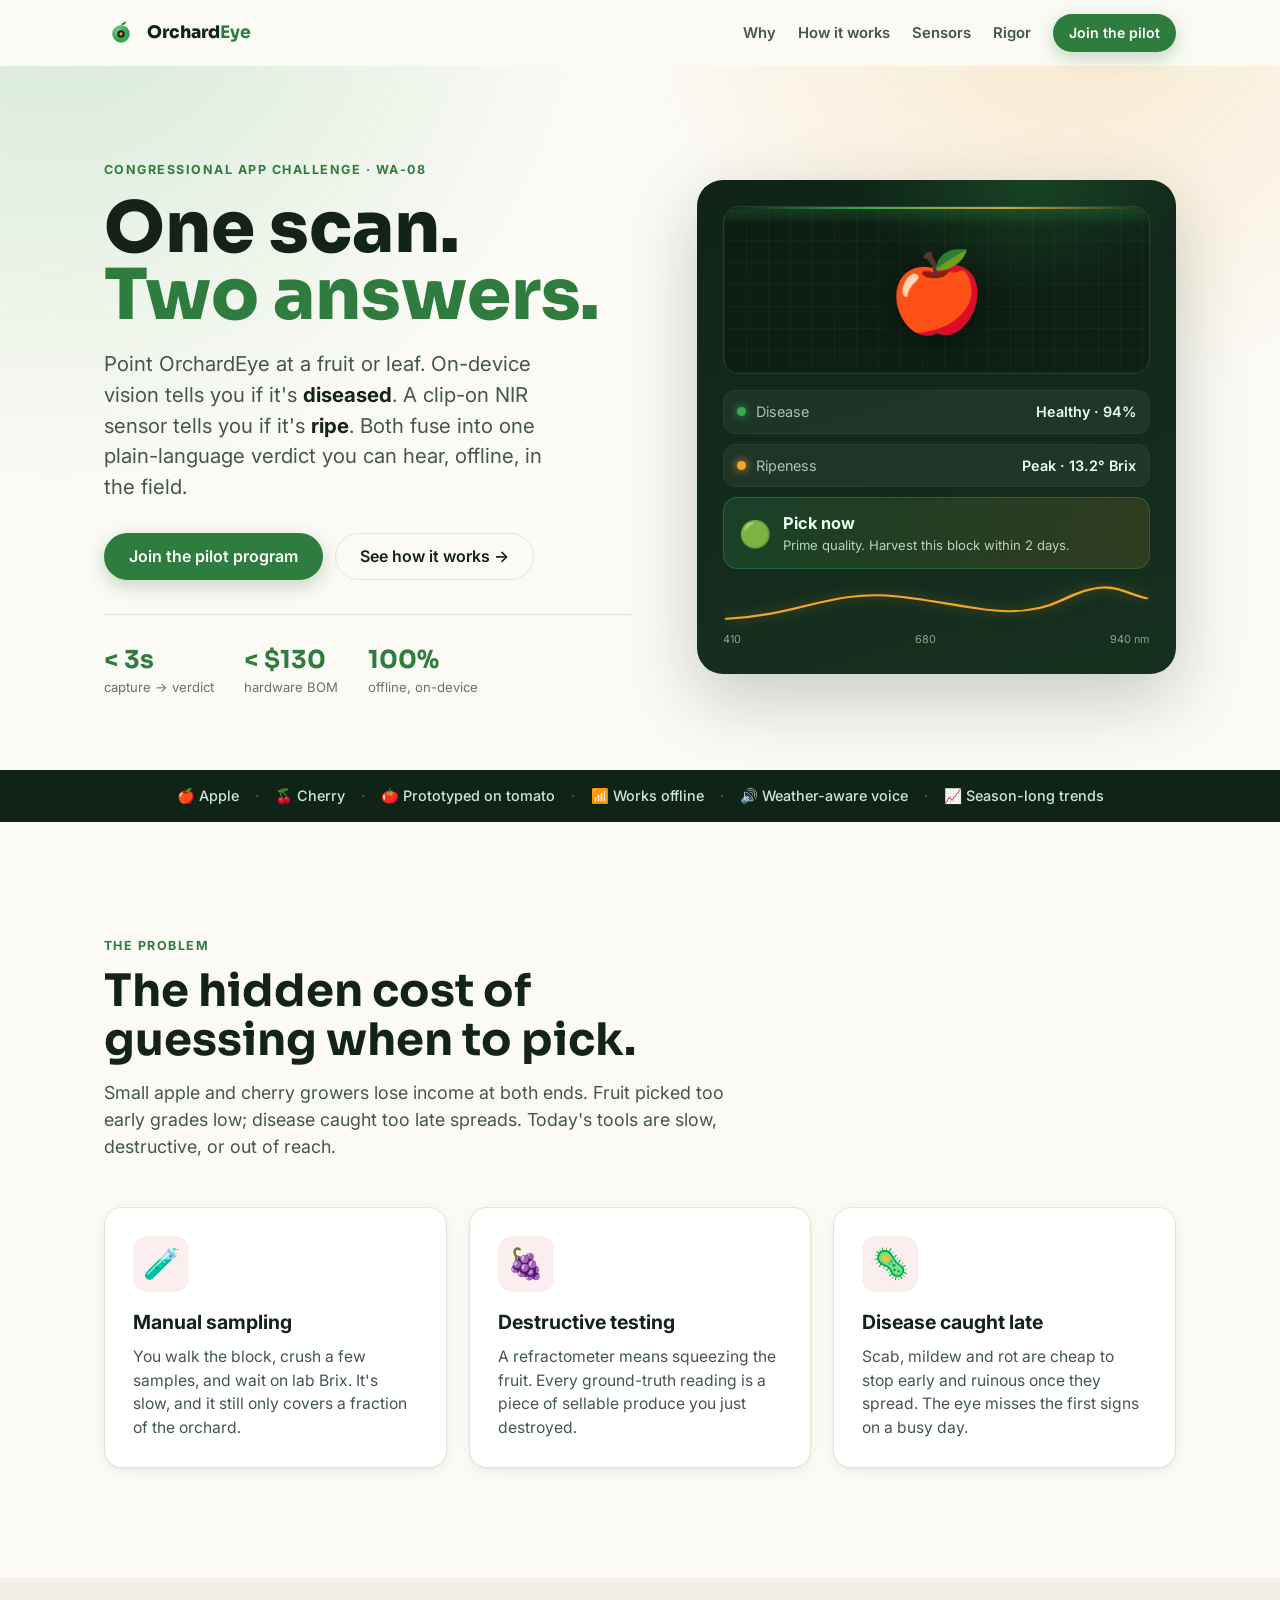
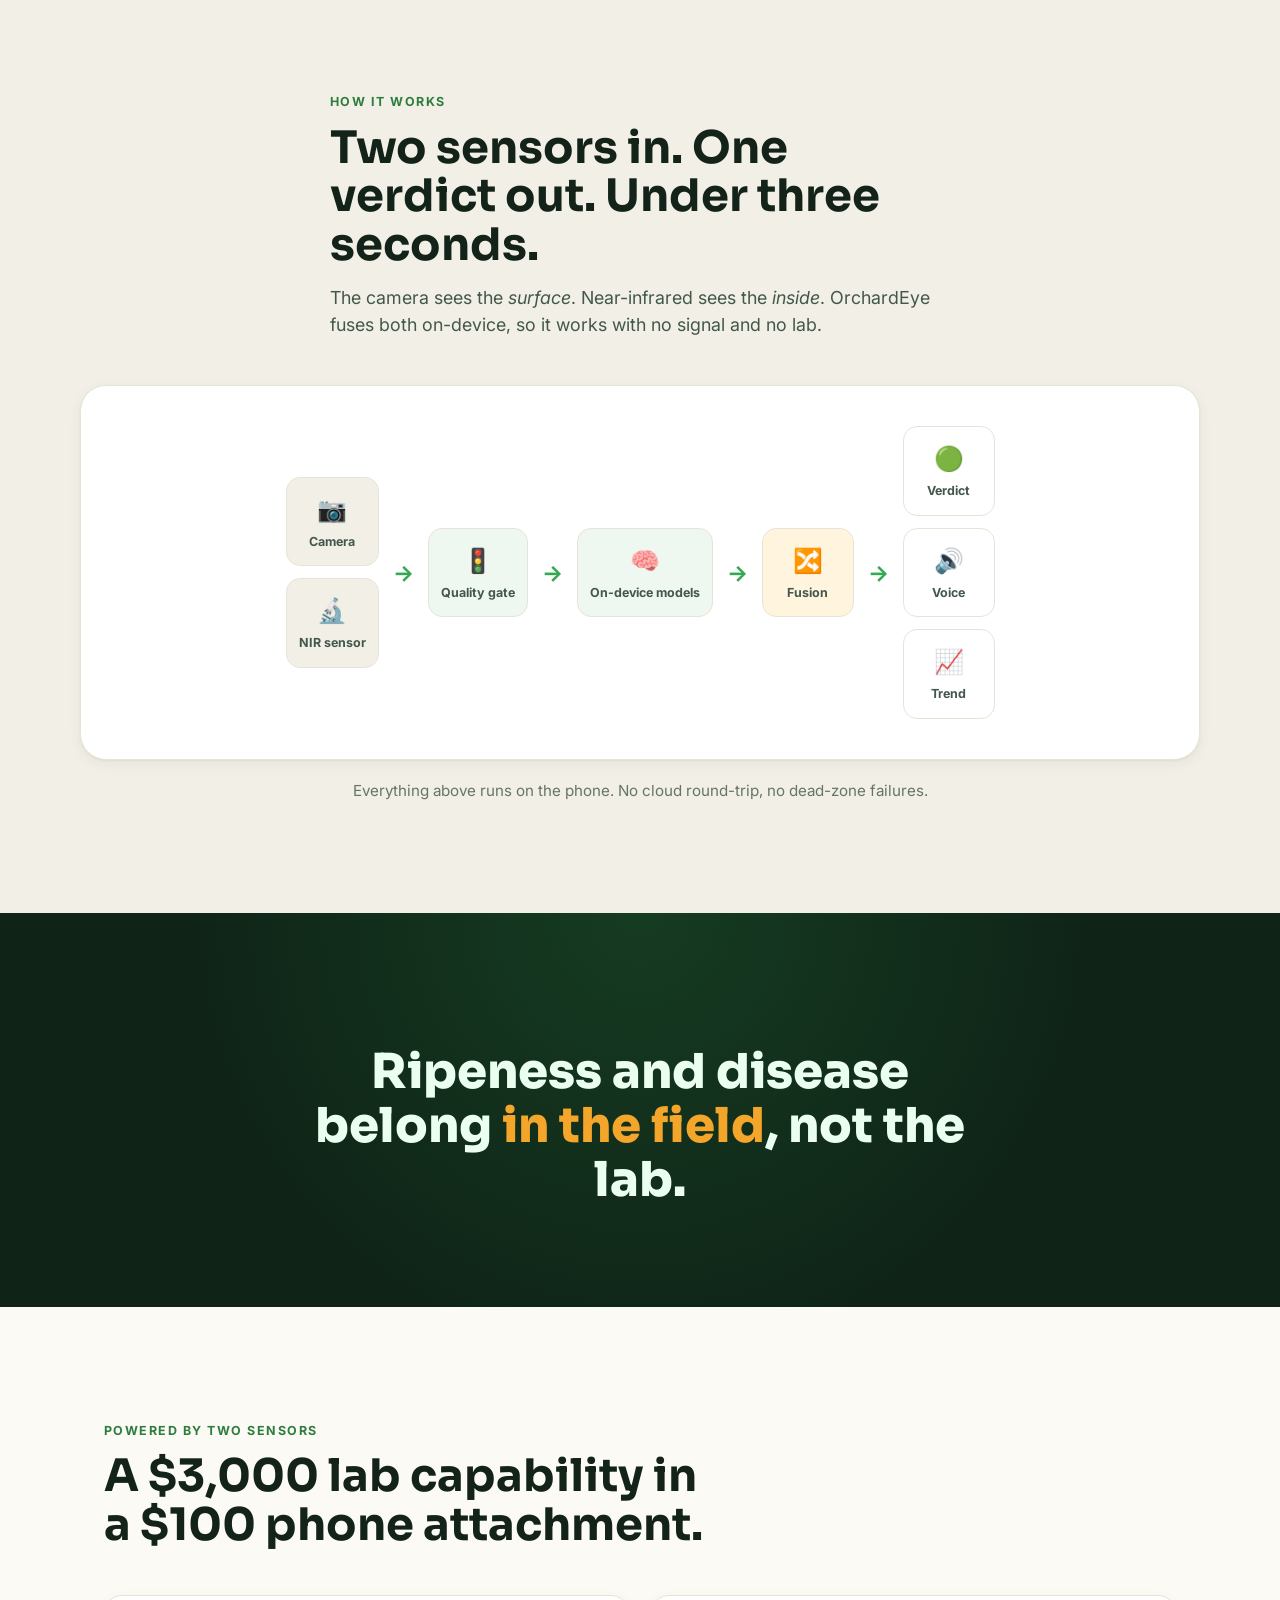
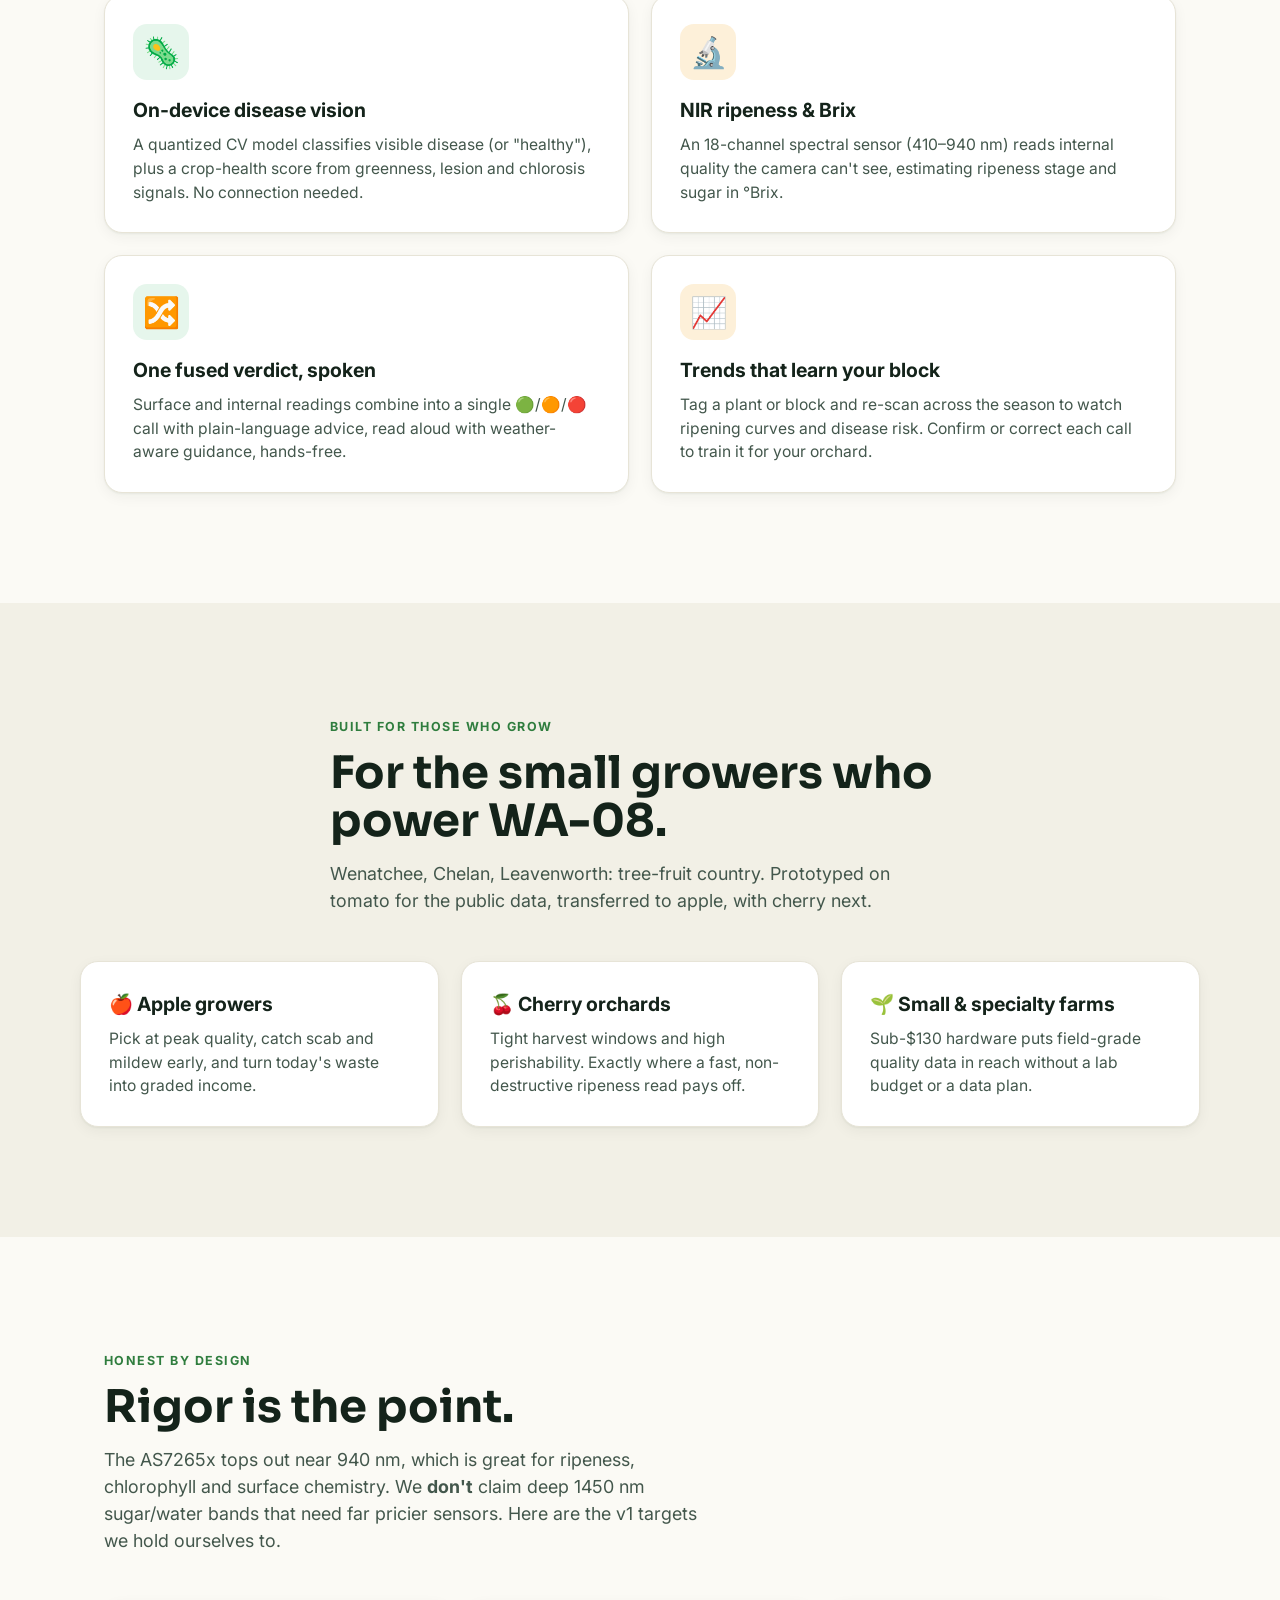
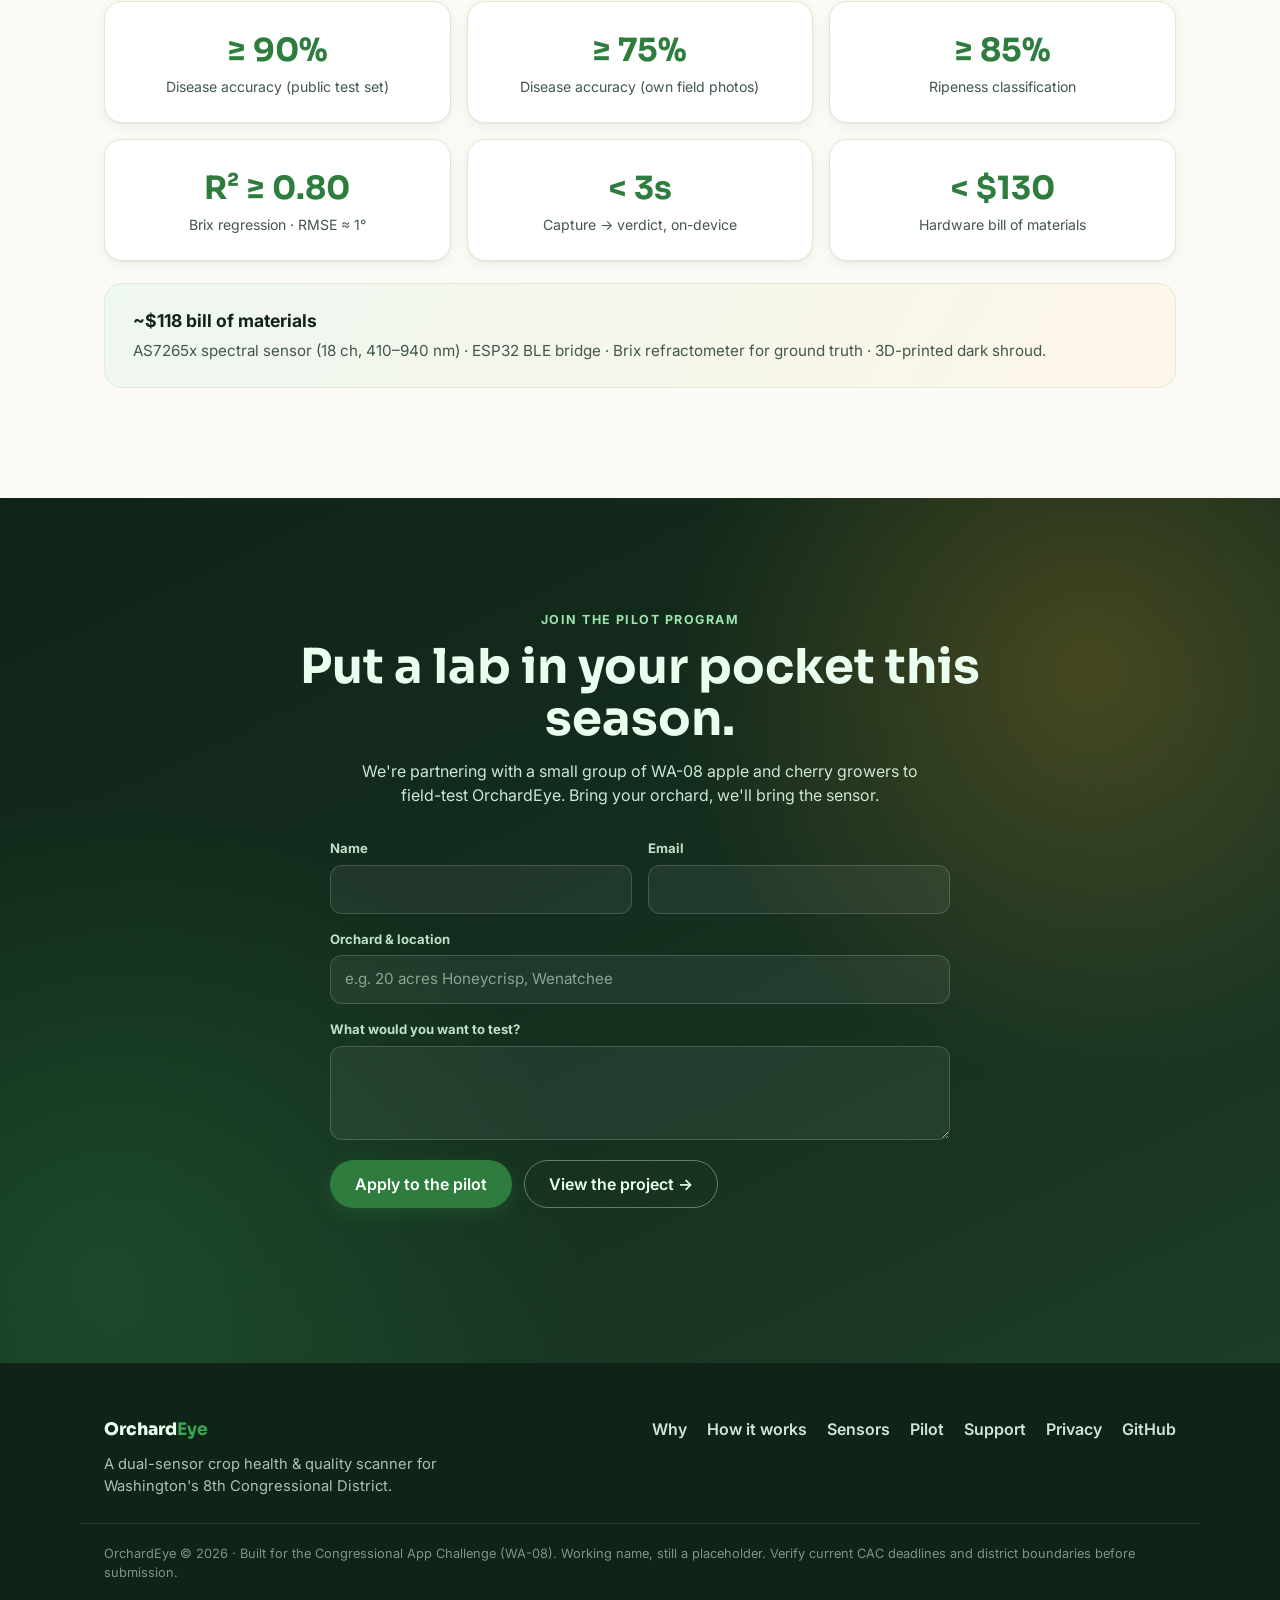
<file: web/index.html>
<!DOCTYPE html>
<html lang="en">
<head>
  <meta charset="UTF-8" />
  <meta name="viewport" content="width=device-width, initial-scale=1.0" />
  <title>OrchardEye: One scan. Two answers.</title>
  <meta name="description" content="OrchardEye is a dual-sensor crop scanner: on-device computer vision spots disease while a low-cost NIR sensor reads ripeness and Brix. Both fuse into one plain-language verdict, spoken aloud, offline, on sub-$130 hardware. Built for Washington's 8th District growers." />
  <meta name="theme-color" content="#0f2417" />

  <!-- Open Graph -->
  <meta property="og:type" content="website" />
  <meta property="og:title" content="OrchardEye: One scan. Two answers." />
  <meta property="og:description" content="A dual-sensor crop health & quality scanner. Disease + ripeness in one offline verdict, on sub-$130 hardware." />
  <meta property="og:image" content="og-image.svg" />

  <link rel="icon" href="favicon.svg" type="image/svg+xml" />
  <link rel="preconnect" href="https://fonts.googleapis.com" />
  <link rel="preconnect" href="https://fonts.gstatic.com" crossorigin />
  <link href="https://fonts.googleapis.com/css2?family=Sora:wght@400;500;600;700;800&family=Inter:wght@400;450;500;600&display=swap" rel="stylesheet" />
  <link rel="stylesheet" href="styles.css" />
  <!-- Set .js before paint so scroll-reveal only hides content when JS can reveal it. -->
  <script>document.documentElement.classList.add('js')</script>
</head>
<body>
  <!-- ───────────────────────── Nav ───────────────────────── -->
  <header class="nav" id="nav">
    <a class="nav__brand" href="#top" aria-label="OrchardEye home">
      <span class="mark" aria-hidden="true">
        <svg viewBox="0 0 32 32" width="28" height="28">
          <circle cx="16" cy="17" r="10" fill="var(--leaf)"/>
          <circle cx="16" cy="17" r="10" fill="url(#g)" opacity=".35"/>
          <path d="M16 7c1-3 4-4 6-4-1 3-3 4-6 4z" fill="var(--leaf-600)"/>
          <circle cx="16" cy="17" r="4.2" fill="#0f2417"/>
          <circle cx="16" cy="17" r="1.8" fill="var(--ripe)"/>
          <defs><radialGradient id="g" cx=".35" cy=".3"><stop offset="0" stop-color="#fff"/><stop offset="1" stop-color="#fff" stop-opacity="0"/></radialGradient></defs>
        </svg>
      </span>
      <span class="nav__name">Orchard<b>Eye</b></span>
    </a>
    <button class="nav__toggle" id="navToggle" aria-label="Open menu" aria-expanded="false" aria-controls="navmenu">
      <span></span><span></span><span></span>
    </button>
    <nav class="nav__links" id="navmenu" aria-label="Primary">
      <a href="#problem">Why</a>
      <a href="#how">How it works</a>
      <a href="#features">Sensors</a>
      <a href="#targets">Rigor</a>
    </nav>
    <a href="#pilot" class="btn btn--sm btn--solid nav__cta">Join the pilot</a>
  </header>

  <main id="top">
    <!-- ───────────────────────── Hero ───────────────────────── -->
    <section class="hero">
      <div class="hero__glow" aria-hidden="true"></div>
      <div class="hero__inner">
        <div class="hero__copy reveal">
          <span class="eyebrow">Congressional App Challenge · WA-08</span>
          <h1>One scan.<br /><span class="grad">Two answers.</span></h1>
          <p class="lede">
            Point OrchardEye at a fruit or leaf. On-device vision tells you if it's
            <b>diseased</b>. A clip-on NIR sensor tells you if it's <b>ripe</b>.
            Both fuse into one plain-language verdict you can hear, offline, in the field.
          </p>
          <div class="hero__cta">
            <a href="#pilot" class="btn btn--solid btn--lg">Join the pilot program</a>
            <a href="#how" class="btn btn--ghost btn--lg">See how it works →</a>
          </div>
          <ul class="hero__stats">
            <li><b>&lt; 3s</b><span>capture → verdict</span></li>
            <li><b>&lt; $130</b><span>hardware BOM</span></li>
            <li><b>100%</b><span>offline, on-device</span></li>
          </ul>
        </div>

        <!-- Animated scan visual -->
        <div class="hero__viz reveal" aria-hidden="true">
          <div class="scanner">
            <div class="scanner__fruit">🍎</div>
            <div class="scanner__beam"></div>
            <div class="scanner__grid"></div>
          </div>
          <div class="readout">
            <div class="readout__row readout__row--disease">
              <span class="dot dot--green"></span>
              <span class="readout__label">Disease</span>
              <span class="readout__val">Healthy · 94%</span>
            </div>
            <div class="readout__row readout__row--ripe">
              <span class="dot dot--amber"></span>
              <span class="readout__label">Ripeness</span>
              <span class="readout__val">Peak · 13.2° Brix</span>
            </div>
            <div class="readout__verdict">
              <span class="verdict__emoji">🟢</span>
              <div>
                <b>Pick now</b>
                <small>Prime quality. Harvest this block within 2 days.</small>
              </div>
            </div>
            <div class="spectrum" role="img" aria-label="NIR spectrum, 410 to 940 nanometers">
              <svg viewBox="0 0 220 56" preserveAspectRatio="none">
                <path class="spectrum__line" d="M2,44 C40,40 55,10 90,18 S150,50 175,22 205,14 218,20" fill="none"/>
              </svg>
              <div class="spectrum__axis"><span>410</span><span>680</span><span>940 nm</span></div>
            </div>
          </div>
        </div>
      </div>
    </section>

    <!-- ───────────────────────── Trust strip ───────────────────────── -->
    <section class="strip">
      <div class="strip__inner">
        <span>🍎 Apple</span><i>·</i><span>🍒 Cherry</span><i>·</i><span>🍅 Prototyped on tomato</span>
        <i>·</i><span>📶 Works offline</span><i>·</i><span>🔊 Weather-aware voice</span>
        <i>·</i><span>📈 Season-long trends</span>
      </div>
    </section>

    <!-- ───────────────────────── Problem ───────────────────────── -->
    <section class="section" id="problem">
      <div class="section__head reveal">
        <span class="eyebrow">The problem</span>
        <h2>The hidden cost of guessing when to pick.</h2>
        <p class="section__sub">
          Small apple and cherry growers lose income at both ends. Fruit picked too early
          grades low; disease caught too late spreads. Today's tools are slow, destructive, or out of reach.
        </p>
      </div>
      <div class="cards cards--3">
        <article class="pain reveal">
          <div class="pain__icon">🧪</div>
          <h3>Manual sampling</h3>
          <p>You walk the block, crush a few samples, and wait on lab Brix. It's slow, and it still only covers a fraction of the orchard.</p>
        </article>
        <article class="pain reveal">
          <div class="pain__icon">🍇</div>
          <h3>Destructive testing</h3>
          <p>A refractometer means squeezing the fruit. Every ground-truth reading is a piece of sellable produce you just destroyed.</p>
        </article>
        <article class="pain reveal">
          <div class="pain__icon">🦠</div>
          <h3>Disease caught late</h3>
          <p>Scab, mildew and rot are cheap to stop early and ruinous once they spread. The eye misses the first signs on a busy day.</p>
        </article>
      </div>
    </section>

    <!-- ───────────────────────── How it works ───────────────────────── -->
    <section class="section section--tint" id="how">
      <div class="section__head reveal">
        <span class="eyebrow">How it works</span>
        <h2>Two sensors in. One verdict out. Under three seconds.</h2>
        <p class="section__sub">
          The camera sees the <em>surface</em>. Near-infrared sees the <em>inside</em>.
          OrchardEye fuses both on-device, so it works with no signal and no lab.
        </p>
      </div>

      <div class="pipeline reveal">
        <div class="pipe pipe--in">
          <div class="pipe__node">📷<span>Camera</span></div>
          <div class="pipe__node">🔬<span>NIR sensor</span></div>
        </div>
        <div class="pipe__arrow">→</div>
        <div class="pipe__node pipe__node--proc">🚦<span>Quality gate</span></div>
        <div class="pipe__arrow">→</div>
        <div class="pipe__node pipe__node--proc">🧠<span>On-device models</span></div>
        <div class="pipe__arrow">→</div>
        <div class="pipe__node pipe__node--fuse">🔀<span>Fusion</span></div>
        <div class="pipe__arrow">→</div>
        <div class="pipe pipe--out">
          <div class="pipe__node pipe__node--out">🟢<span>Verdict</span></div>
          <div class="pipe__node pipe__node--out">🔊<span>Voice</span></div>
          <div class="pipe__node pipe__node--out">📈<span>Trend</span></div>
        </div>
      </div>
      <p class="pipeline__note reveal">Everything above runs on the phone. No cloud round-trip, no dead-zone failures.</p>
    </section>

    <!-- ───────────────────────── Statement band ───────────────────────── -->
    <section class="statement">
      <p class="statement__eyebrow reveal">The shift</p>
      <p class="statement__line reveal">Ripeness and disease belong <em>in the field</em>, not the lab.</p>
    </section>

    <!-- ───────────────────────── Features ───────────────────────── -->
    <section class="section" id="features">
      <div class="section__head reveal">
        <span class="eyebrow">Powered by two sensors</span>
        <h2>A $3,000 lab capability in a $100 phone attachment.</h2>
      </div>
      <div class="cards cards--2">
        <article class="feat reveal">
          <div class="feat__icon feat__icon--green">🦠</div>
          <h3>On-device disease vision</h3>
          <p>A quantized CV model classifies visible disease (or "healthy"), plus a crop-health score from greenness, lesion and chlorosis signals. No connection needed.</p>
        </article>
        <article class="feat reveal">
          <div class="feat__icon feat__icon--amber">🔬</div>
          <h3>NIR ripeness &amp; Brix</h3>
          <p>An 18-channel spectral sensor (410–940 nm) reads internal quality the camera can't see, estimating ripeness stage and sugar in °Brix.</p>
        </article>
        <article class="feat reveal">
          <div class="feat__icon feat__icon--green">🔀</div>
          <h3>One fused verdict, spoken</h3>
          <p>Surface and internal readings combine into a single 🟢/🟠/🔴 call with plain-language advice, read aloud with weather-aware guidance, hands-free.</p>
        </article>
        <article class="feat reveal">
          <div class="feat__icon feat__icon--amber">📈</div>
          <h3>Trends that learn your block</h3>
          <p>Tag a plant or block and re-scan across the season to watch ripening curves and disease risk. Confirm or correct each call to train it for your orchard.</p>
        </article>
      </div>
    </section>

    <!-- ───────────────────────── Built for ───────────────────────── -->
    <section class="section section--tint" id="growers">
      <div class="section__head reveal">
        <span class="eyebrow">Built for those who grow</span>
        <h2>For the small growers who power WA-08.</h2>
        <p class="section__sub">Wenatchee, Chelan, Leavenworth: tree-fruit country. Prototyped on tomato for the public data, transferred to apple, with cherry next.</p>
      </div>
      <div class="cards cards--3">
        <article class="who reveal"><h3>🍎 Apple growers</h3><p>Pick at peak quality, catch scab and mildew early, and turn today's waste into graded income.</p></article>
        <article class="who reveal"><h3>🍒 Cherry orchards</h3><p>Tight harvest windows and high perishability. Exactly where a fast, non-destructive ripeness read pays off.</p></article>
        <article class="who reveal"><h3>🌱 Small &amp; specialty farms</h3><p>Sub-$130 hardware puts field-grade quality data in reach without a lab budget or a data plan.</p></article>
      </div>
    </section>

    <!-- ───────────────────────── Rigor / targets ───────────────────────── -->
    <section class="section" id="targets">
      <div class="section__head reveal">
        <span class="eyebrow">Honest by design</span>
        <h2>Rigor is the point.</h2>
        <p class="section__sub">
          The AS7265x tops out near 940 nm, which is great for ripeness, chlorophyll and surface chemistry.
          We <b>don't</b> claim deep 1450 nm sugar/water bands that need far pricier sensors. Here are the v1 targets we hold ourselves to.
        </p>
      </div>

      <div class="targets reveal">
        <div class="target"><b>≥ 90%</b><span>Disease accuracy (public test set)</span></div>
        <div class="target"><b>≥ 75%</b><span>Disease accuracy (own field photos)</span></div>
        <div class="target"><b>≥ 85%</b><span>Ripeness classification</span></div>
        <div class="target"><b>R² ≥ 0.80</b><span>Brix regression · RMSE ≈ 1°</span></div>
        <div class="target"><b>&lt; 3s</b><span>Capture → verdict, on-device</span></div>
        <div class="target"><b>&lt; $130</b><span>Hardware bill of materials</span></div>
      </div>

      <div class="bom reveal">
        <h4>~$118 bill of materials</h4>
        <p>AS7265x spectral sensor (18 ch, 410–940 nm) · ESP32 BLE bridge · Brix refractometer for ground truth · 3D-printed dark shroud.</p>
      </div>
    </section>

    <!-- ───────────────────────── Pilot CTA ───────────────────────── -->
    <section class="pilot" id="pilot">
      <div class="pilot__inner reveal">
        <span class="eyebrow eyebrow--light">Join the pilot program</span>
        <h2>Put a lab in your pocket this season.</h2>
        <p>We're partnering with a small group of WA-08 apple and cherry growers to field-test OrchardEye. Bring your orchard, we'll bring the sensor.</p>

        <!-- Static-host friendly: JS composes a mailto on submit. To collect
             online instead, set data-endpoint to a Formspree/Basin URL. -->
        <form class="pilot__form reveal" id="pilotForm" data-endpoint="" data-mailto="ruchiagrawal9221@gmail.com" novalidate>
          <div class="field">
            <label for="pf-name">Name</label>
            <input id="pf-name" name="name" type="text" autocomplete="name" required />
          </div>
          <div class="field">
            <label for="pf-email">Email</label>
            <input id="pf-email" name="email" type="email" autocomplete="email" required />
          </div>
          <div class="field field--wide">
            <label for="pf-orchard">Orchard &amp; location</label>
            <input id="pf-orchard" name="orchard" type="text" placeholder="e.g. 20 acres Honeycrisp, Wenatchee" />
          </div>
          <div class="field field--wide">
            <label for="pf-msg">What would you want to test?</label>
            <textarea id="pf-msg" name="message" rows="3"></textarea>
          </div>
          <div class="pilot__actions field--wide">
            <button type="submit" class="btn btn--solid btn--lg">Apply to the pilot</button>
            <a href="https://github.com/ravirajbuilds/tomaito" class="btn btn--ghost btn--lg btn--onlight">View the project →</a>
          </div>
          <p class="pilot__status" role="status" aria-live="polite"></p>
        </form>
      </div>
    </section>
  </main>

  <!-- ───────────────────────── Footer ───────────────────────── -->
  <footer class="footer">
    <div class="footer__inner">
      <div class="footer__brand">
        <span class="nav__name">Orchard<b>Eye</b></span>
        <p>A dual-sensor crop health &amp; quality scanner for Washington's 8th Congressional District.</p>
      </div>
      <nav class="footer__links" aria-label="Footer">
        <a href="#problem">Why</a>
        <a href="#how">How it works</a>
        <a href="#features">Sensors</a>
        <a href="#pilot">Pilot</a>
        <a href="support.html">Support</a>
        <a href="privacy.html">Privacy</a>
        <a href="https://github.com/ravirajbuilds/tomaito">GitHub</a>
      </nav>
    </div>
    <p class="footer__fine">OrchardEye © 2026 · Built for the Congressional App Challenge (WA-08). Working name, still a placeholder. Verify current CAC deadlines and district boundaries before submission.</p>
  </footer>

  <script src="main.js" defer></script>
</body>
</html>
</file>
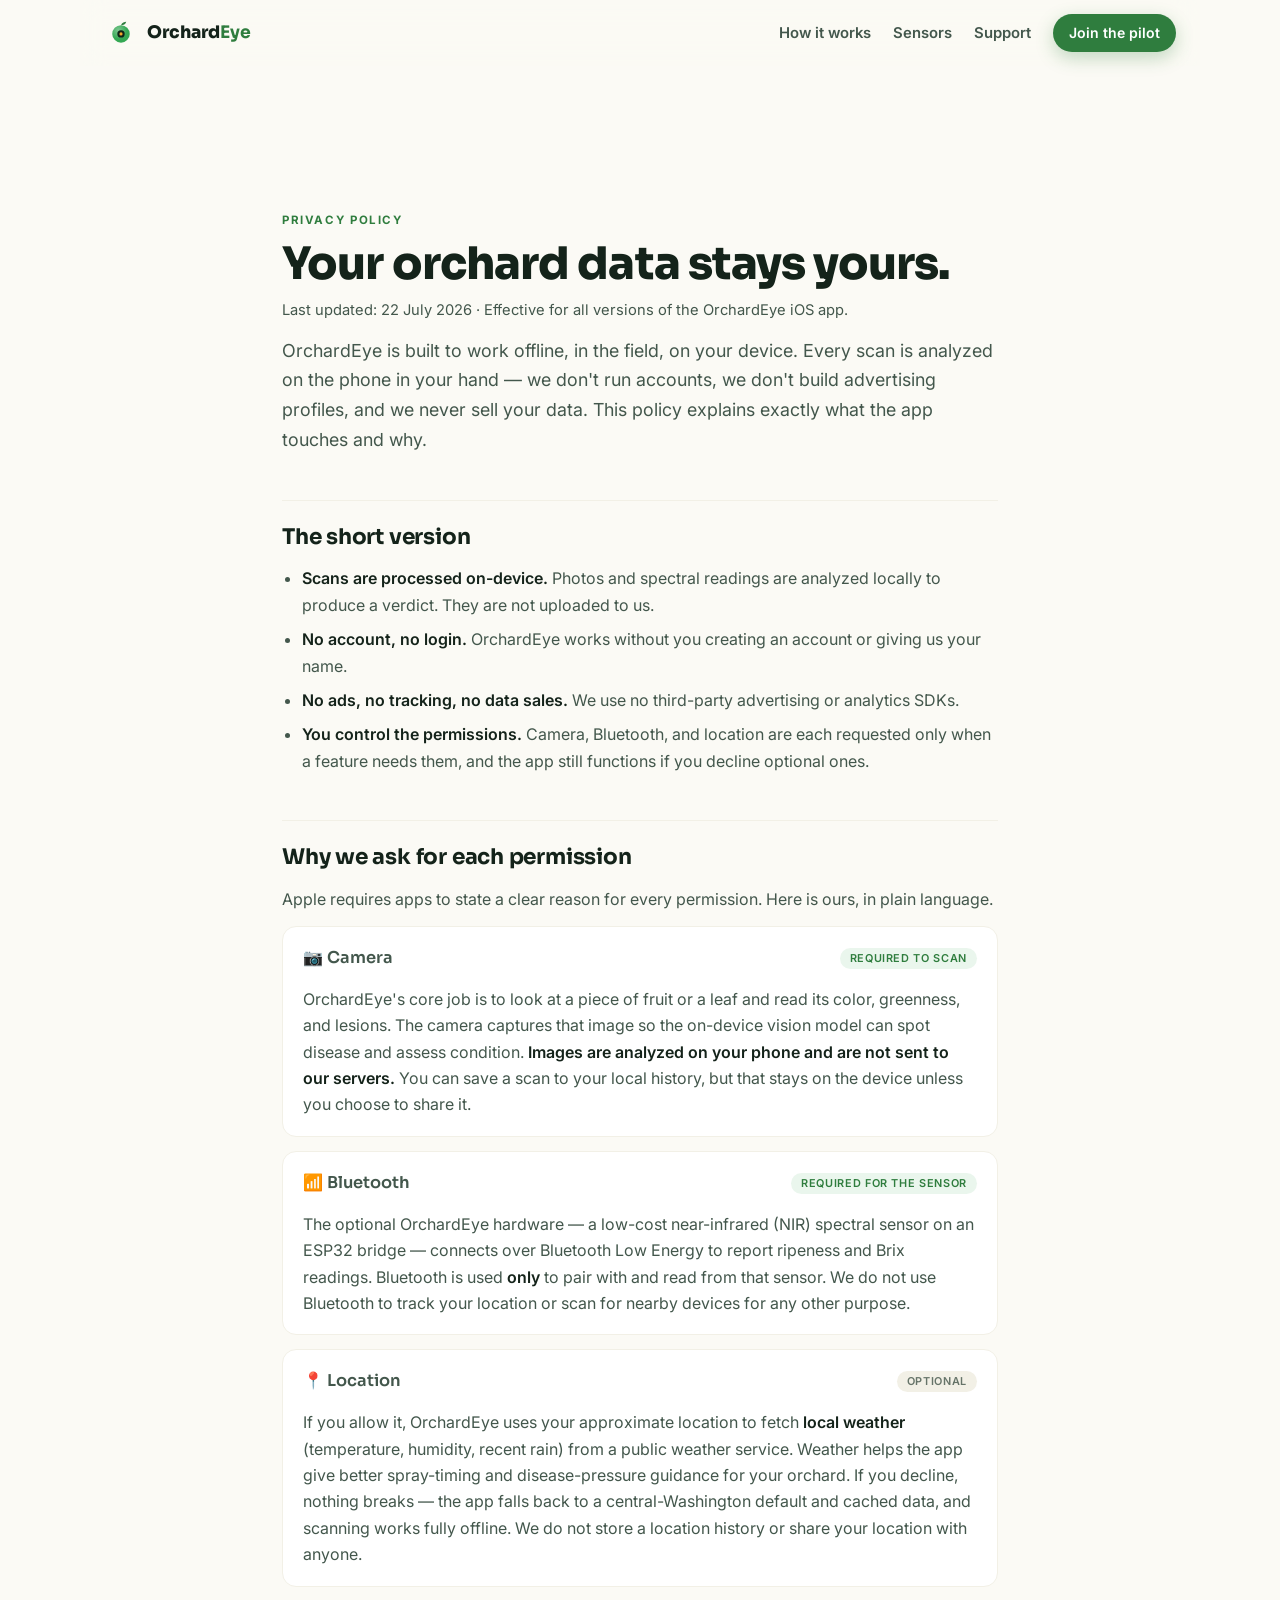
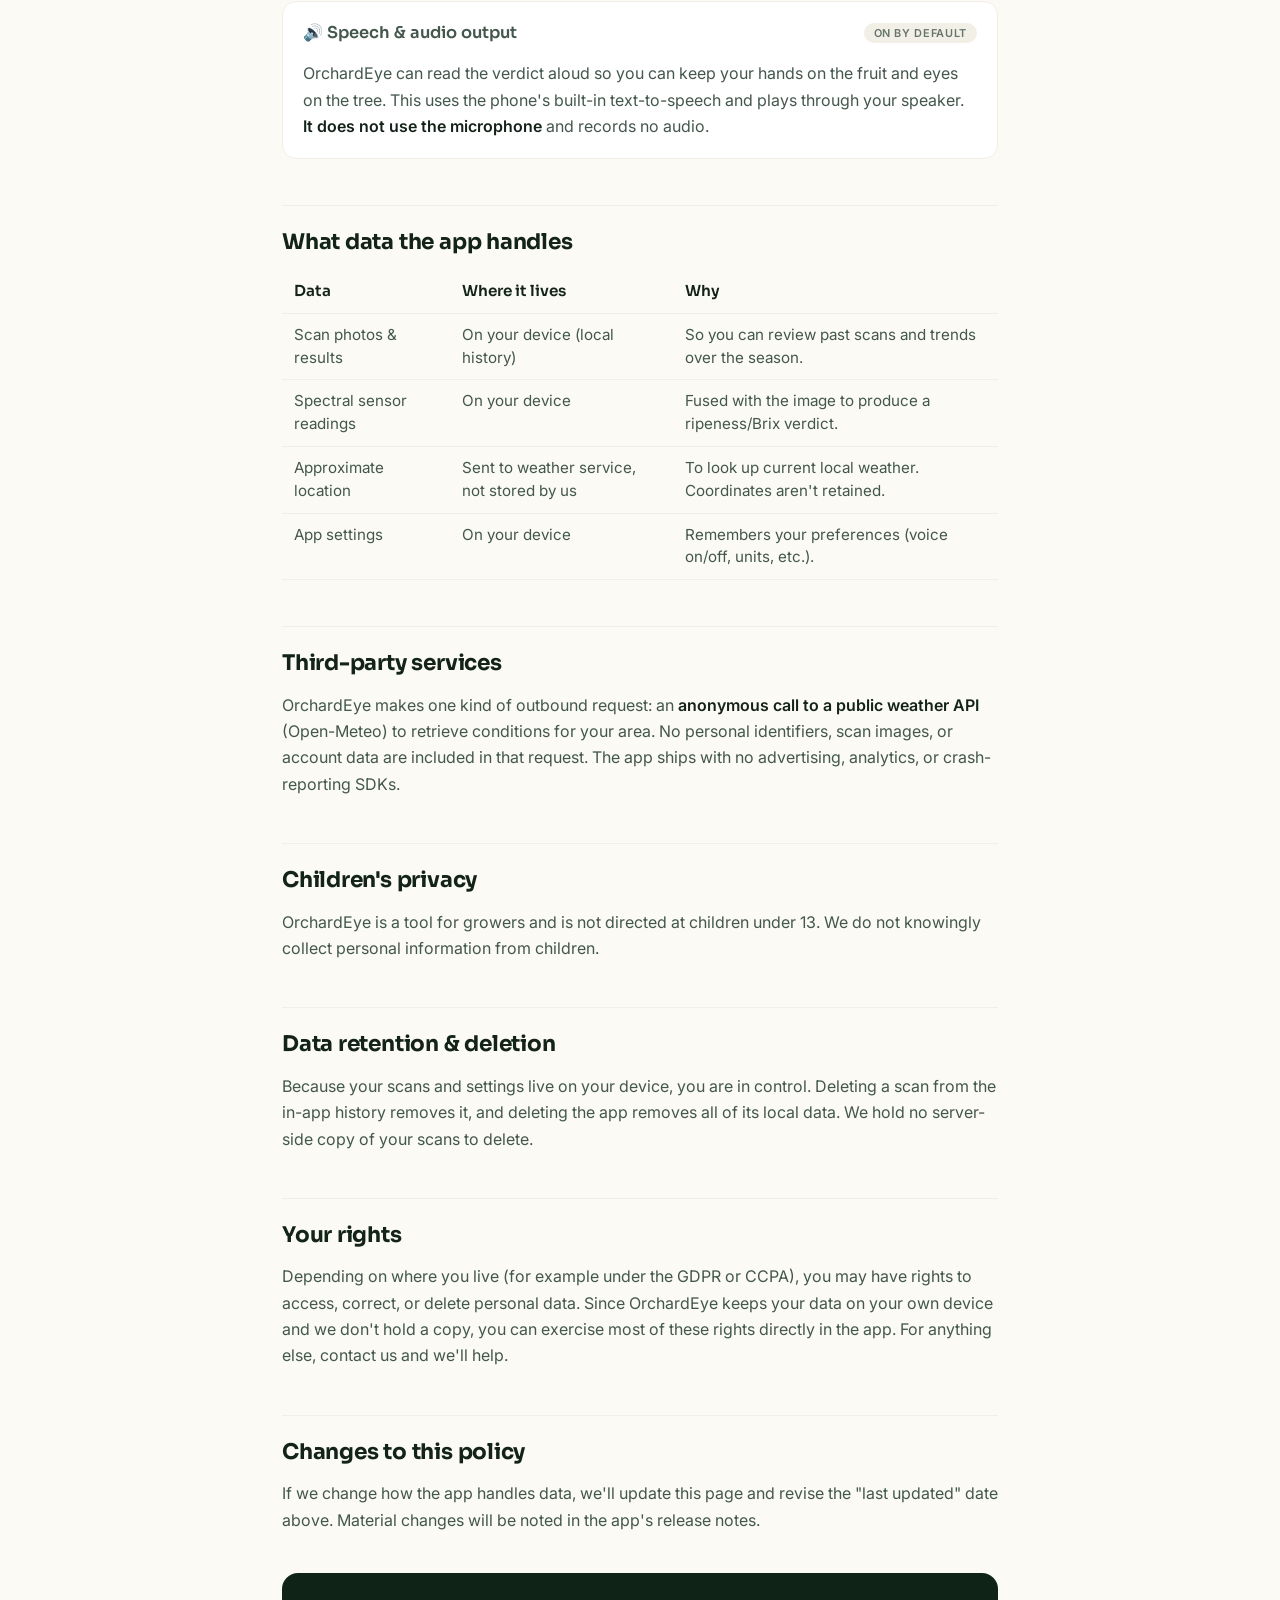
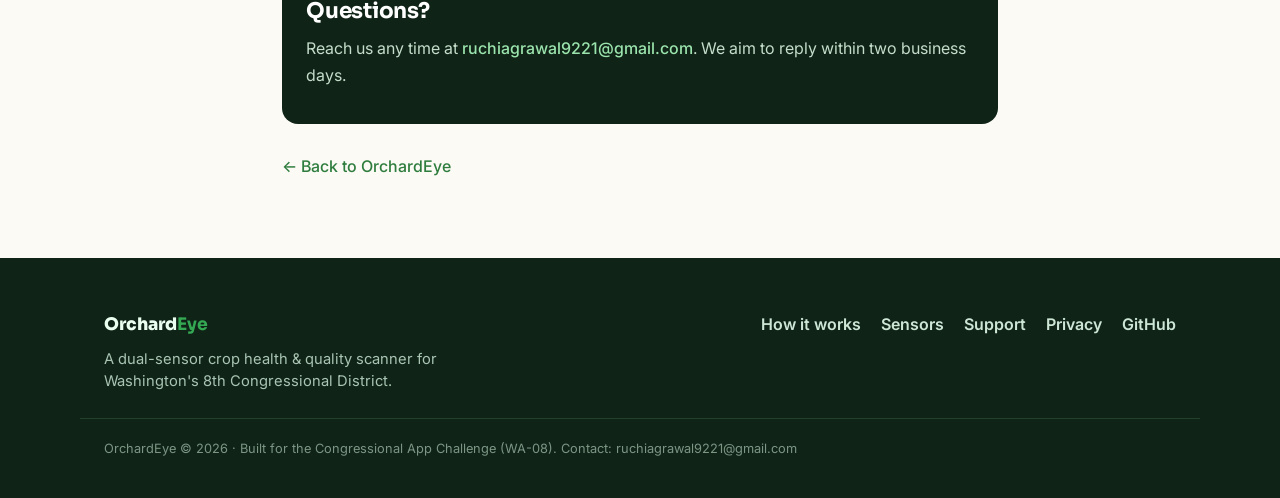
<file: web/privacy.html>
<!DOCTYPE html>
<html lang="en">
<head>
  <meta charset="UTF-8" />
  <meta name="viewport" content="width=device-width, initial-scale=1.0" />
  <title>Privacy Policy · OrchardEye</title>
  <meta name="description" content="How OrchardEye handles your data. Scans are analyzed on-device, nothing is sold, and every permission (camera, Bluetooth, location) is explained in plain language." />
  <meta name="theme-color" content="#0f2417" />
  <meta name="robots" content="index, follow" />

  <link rel="icon" href="favicon.svg" type="image/svg+xml" />
  <link rel="preconnect" href="https://fonts.googleapis.com" />
  <link rel="preconnect" href="https://fonts.gstatic.com" crossorigin />
  <link href="https://fonts.googleapis.com/css2?family=Sora:wght@400;500;600;700;800&family=Inter:wght@400;450;500;600&display=swap" rel="stylesheet" />
  <link rel="stylesheet" href="styles.css" />
  <script>document.documentElement.classList.add('js')</script>
</head>
<body>
  <!-- ───────────────────────── Nav ───────────────────────── -->
  <header class="nav" id="nav">
    <a class="nav__brand" href="index.html#top" aria-label="OrchardEye home">
      <span class="mark" aria-hidden="true">
        <svg viewBox="0 0 32 32" width="28" height="28">
          <circle cx="16" cy="17" r="10" fill="var(--leaf)"/>
          <circle cx="16" cy="17" r="10" fill="url(#g)" opacity=".35"/>
          <path d="M16 7c1-3 4-4 6-4-1 3-3 4-6 4z" fill="var(--leaf-600)"/>
          <circle cx="16" cy="17" r="4.2" fill="#0f2417"/>
          <circle cx="16" cy="17" r="1.8" fill="var(--ripe)"/>
          <defs><radialGradient id="g" cx=".35" cy=".3"><stop offset="0" stop-color="#fff"/><stop offset="1" stop-color="#fff" stop-opacity="0"/></radialGradient></defs>
        </svg>
      </span>
      <span class="nav__name">Orchard<b>Eye</b></span>
    </a>
    <button class="nav__toggle" id="navToggle" aria-label="Open menu" aria-expanded="false" aria-controls="navmenu">
      <span></span><span></span><span></span>
    </button>
    <nav class="nav__links" id="navmenu" aria-label="Primary">
      <a href="index.html#how">How it works</a>
      <a href="index.html#features">Sensors</a>
      <a href="support.html">Support</a>
    </nav>
    <a href="index.html#pilot" class="btn btn--sm btn--solid nav__cta">Join the pilot</a>
  </header>

  <main id="top">
    <article class="legal">
      <span class="legal__eyebrow">Privacy Policy</span>
      <h1>Your orchard data stays yours.</h1>
      <p class="legal__meta">Last updated: 22 July 2026 · Effective for all versions of the OrchardEye iOS app.</p>
      <p class="legal__lede">OrchardEye is built to work offline, in the field, on your device. Every scan is analyzed on the phone in your hand — we don't run accounts, we don't build advertising profiles, and we never sell your data. This policy explains exactly what the app touches and why.</p>

      <h2>The short version</h2>
      <ul>
        <li><strong>Scans are processed on-device.</strong> Photos and spectral readings are analyzed locally to produce a verdict. They are not uploaded to us.</li>
        <li><strong>No account, no login.</strong> OrchardEye works without you creating an account or giving us your name.</li>
        <li><strong>No ads, no tracking, no data sales.</strong> We use no third-party advertising or analytics SDKs.</li>
        <li><strong>You control the permissions.</strong> Camera, Bluetooth, and location are each requested only when a feature needs them, and the app still functions if you decline optional ones.</li>
      </ul>

      <h2>Why we ask for each permission</h2>
      <p>Apple requires apps to state a clear reason for every permission. Here is ours, in plain language.</p>

      <div class="perm">
        <p class="perm__head">📷 Camera <span class="perm__tag">Required to scan</span></p>
        <p>OrchardEye's core job is to look at a piece of fruit or a leaf and read its color, greenness, and lesions. The camera captures that image so the on-device vision model can spot disease and assess condition. <strong>Images are analyzed on your phone and are not sent to our servers.</strong> You can save a scan to your local history, but that stays on the device unless you choose to share it.</p>
      </div>

      <div class="perm">
        <p class="perm__head">📶 Bluetooth <span class="perm__tag">Required for the sensor</span></p>
        <p>The optional OrchardEye hardware — a low-cost near-infrared (NIR) spectral sensor on an ESP32 bridge — connects over Bluetooth Low Energy to report ripeness and Brix readings. Bluetooth is used <strong>only</strong> to pair with and read from that sensor. We do not use Bluetooth to track your location or scan for nearby devices for any other purpose.</p>
      </div>

      <div class="perm">
        <p class="perm__head">📍 Location <span class="perm__tag perm__tag--opt">Optional</span></p>
        <p>If you allow it, OrchardEye uses your approximate location to fetch <strong>local weather</strong> (temperature, humidity, recent rain) from a public weather service. Weather helps the app give better spray-timing and disease-pressure guidance for your orchard. If you decline, nothing breaks — the app falls back to a central-Washington default and cached data, and scanning works fully offline. We do not store a location history or share your location with anyone.</p>
      </div>

      <div class="perm">
        <p class="perm__head">🔊 Speech &amp; audio output <span class="perm__tag perm__tag--opt">On by default</span></p>
        <p>OrchardEye can read the verdict aloud so you can keep your hands on the fruit and eyes on the tree. This uses the phone's built-in text-to-speech and plays through your speaker. <strong>It does not use the microphone</strong> and records no audio.</p>
      </div>

      <h2>What data the app handles</h2>
      <table class="datatable">
        <thead>
          <tr><th>Data</th><th>Where it lives</th><th>Why</th></tr>
        </thead>
        <tbody>
          <tr><td>Scan photos &amp; results</td><td>On your device (local history)</td><td>So you can review past scans and trends over the season.</td></tr>
          <tr><td>Spectral sensor readings</td><td>On your device</td><td>Fused with the image to produce a ripeness/Brix verdict.</td></tr>
          <tr><td>Approximate location</td><td>Sent to weather service, not stored by us</td><td>To look up current local weather. Coordinates aren't retained.</td></tr>
          <tr><td>App settings</td><td>On your device</td><td>Remembers your preferences (voice on/off, units, etc.).</td></tr>
        </tbody>
      </table>

      <h2>Third-party services</h2>
      <p>OrchardEye makes one kind of outbound request: an <strong>anonymous call to a public weather API</strong> (Open-Meteo) to retrieve conditions for your area. No personal identifiers, scan images, or account data are included in that request. The app ships with no advertising, analytics, or crash-reporting SDKs.</p>

      <h2>Children's privacy</h2>
      <p>OrchardEye is a tool for growers and is not directed at children under 13. We do not knowingly collect personal information from children.</p>

      <h2>Data retention &amp; deletion</h2>
      <p>Because your scans and settings live on your device, you are in control. Deleting a scan from the in-app history removes it, and deleting the app removes all of its local data. We hold no server-side copy of your scans to delete.</p>

      <h2>Your rights</h2>
      <p>Depending on where you live (for example under the GDPR or CCPA), you may have rights to access, correct, or delete personal data. Since OrchardEye keeps your data on your own device and we don't hold a copy, you can exercise most of these rights directly in the app. For anything else, contact us and we'll help.</p>

      <h2>Changes to this policy</h2>
      <p>If we change how the app handles data, we'll update this page and revise the "last updated" date above. Material changes will be noted in the app's release notes.</p>

      <div class="legal__contact">
        <h2>Questions?</h2>
        <p>Reach us any time at <a href="mailto:ruchiagrawal9221@gmail.com">ruchiagrawal9221@gmail.com</a>. We aim to reply within two business days.</p>
      </div>

      <a class="legal__back" href="index.html">← Back to OrchardEye</a>
    </article>
  </main>

  <!-- ───────────────────────── Footer ───────────────────────── -->
  <footer class="footer">
    <div class="footer__inner">
      <div class="footer__brand">
        <span class="nav__name">Orchard<b>Eye</b></span>
        <p>A dual-sensor crop health &amp; quality scanner for Washington's 8th Congressional District.</p>
      </div>
      <nav class="footer__links" aria-label="Footer">
        <a href="index.html#how">How it works</a>
        <a href="index.html#features">Sensors</a>
        <a href="support.html">Support</a>
        <a href="privacy.html">Privacy</a>
        <a href="https://github.com/ravirajbuilds/tomaito">GitHub</a>
      </nav>
    </div>
    <p class="footer__fine">OrchardEye © 2026 · Built for the Congressional App Challenge (WA-08). Contact: <a href="mailto:ruchiagrawal9221@gmail.com">ruchiagrawal9221@gmail.com</a></p>
  </footer>

  <script src="main.js" defer></script>
</body>
</html>
</file>
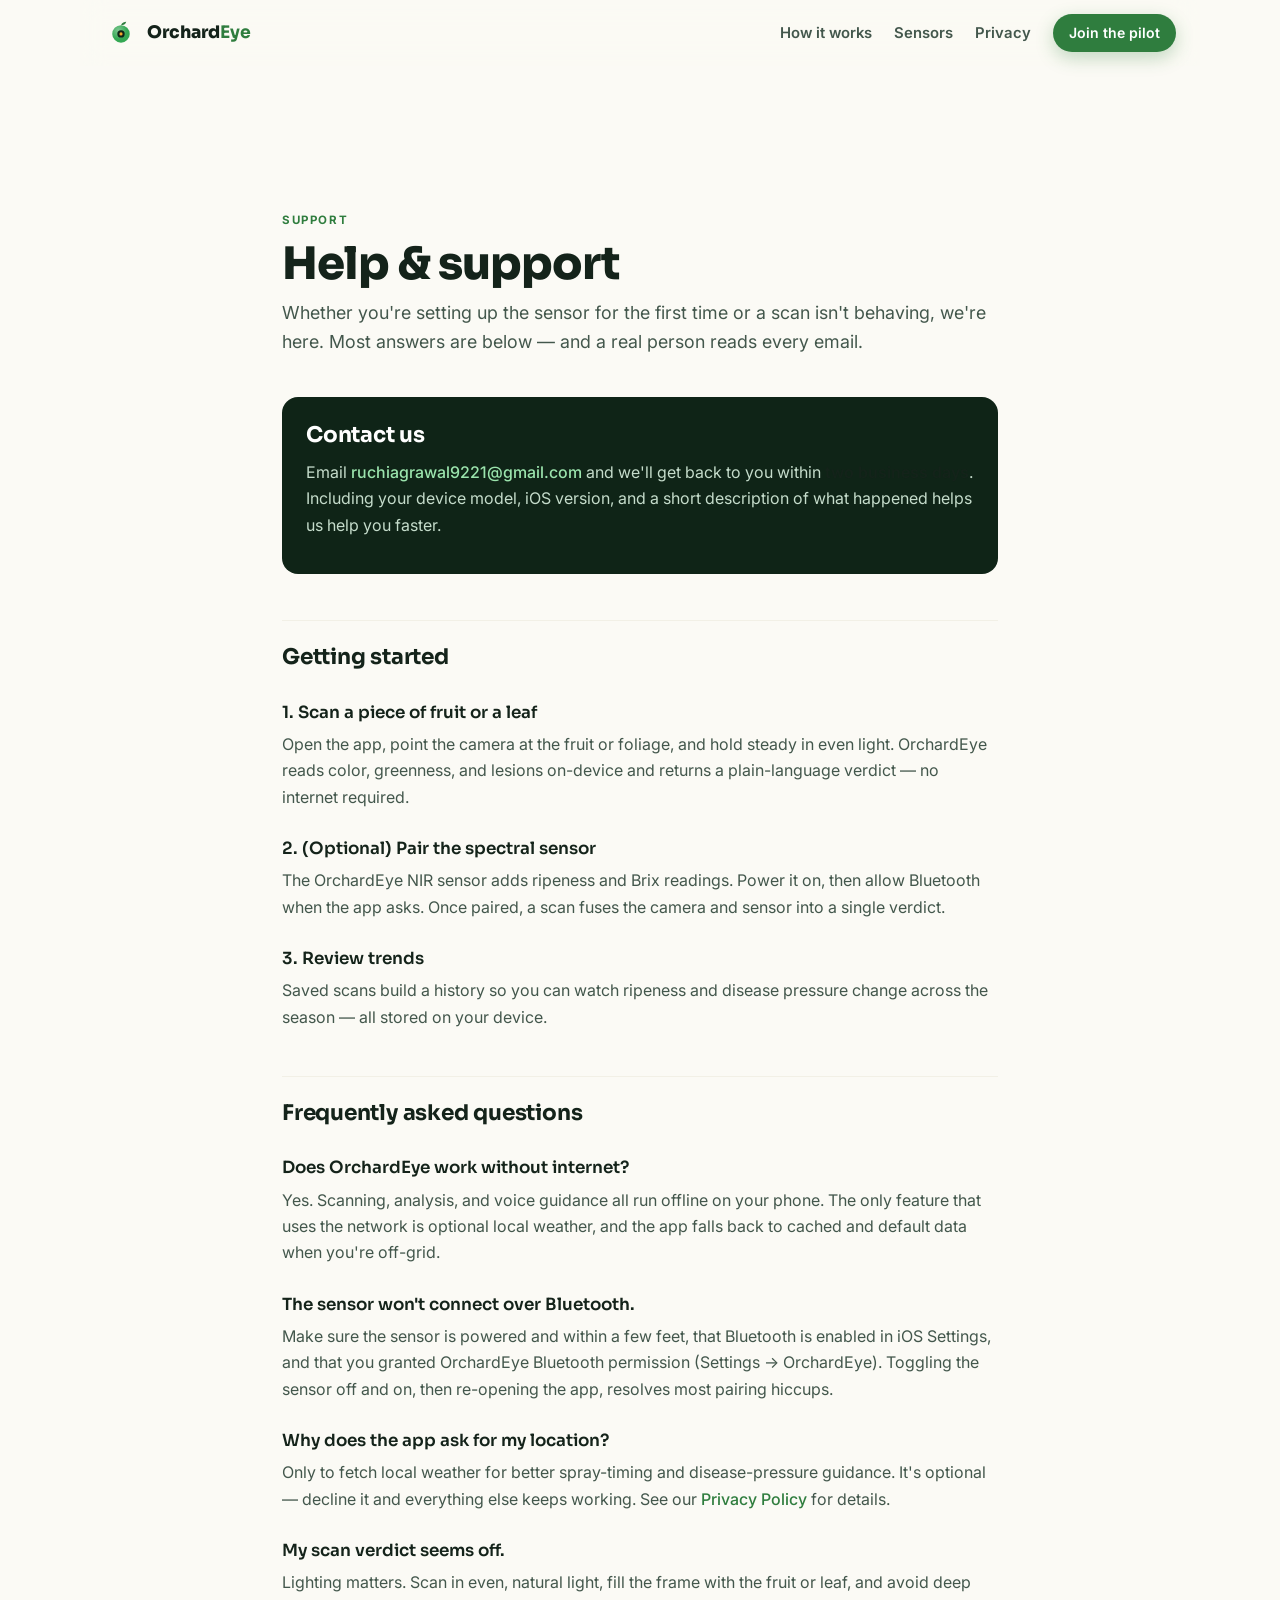
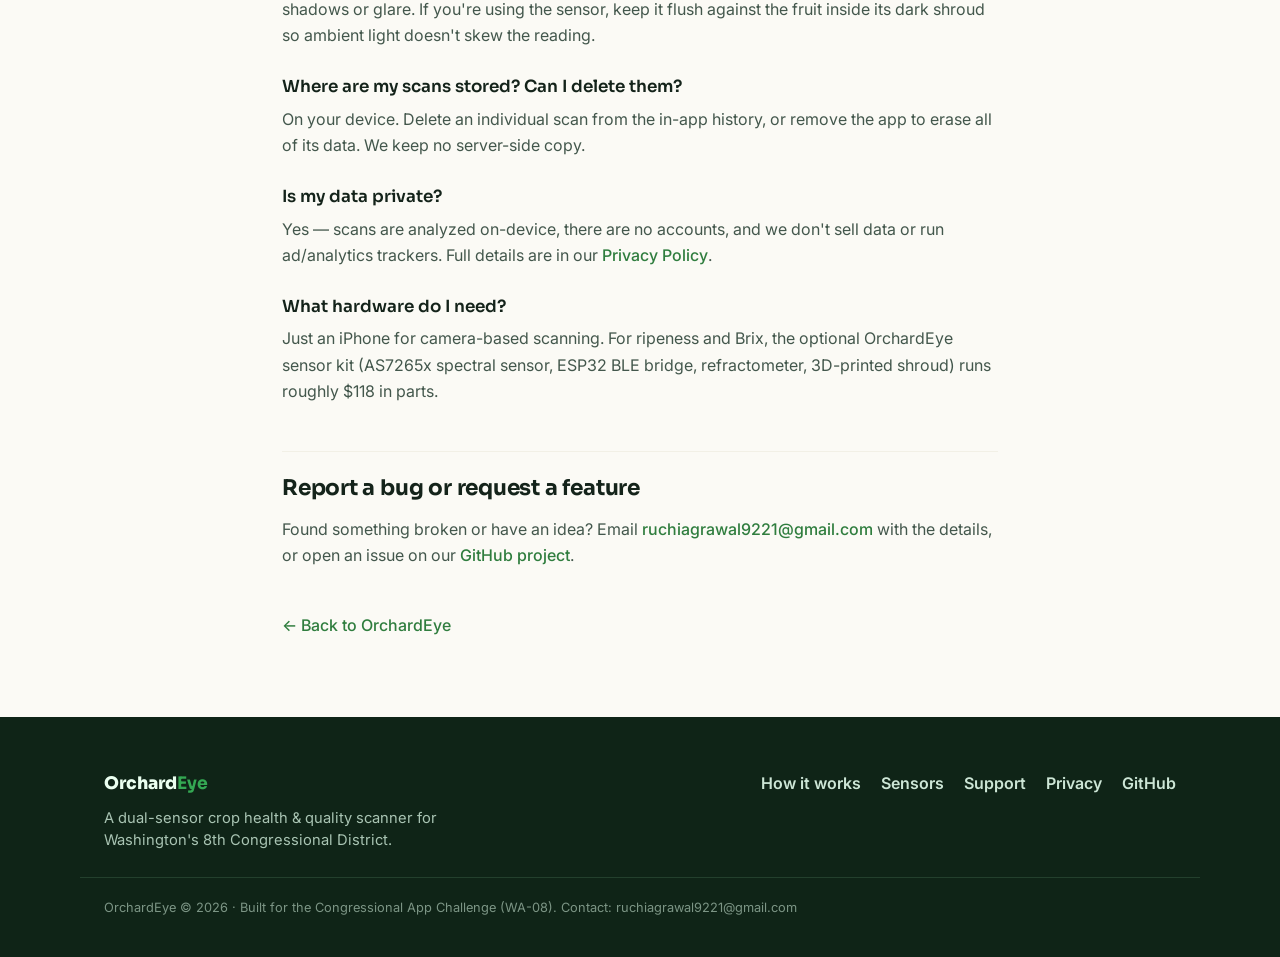
<file: web/support.html>
<!DOCTYPE html>
<html lang="en">
<head>
  <meta charset="UTF-8" />
  <meta name="viewport" content="width=device-width, initial-scale=1.0" />
  <title>Support · OrchardEye</title>
  <meta name="description" content="Get help with OrchardEye — setup, pairing the spectral sensor, scanning tips, troubleshooting, and how to reach us. Response within two business days." />
  <meta name="theme-color" content="#0f2417" />
  <meta name="robots" content="index, follow" />

  <link rel="icon" href="favicon.svg" type="image/svg+xml" />
  <link rel="preconnect" href="https://fonts.googleapis.com" />
  <link rel="preconnect" href="https://fonts.gstatic.com" crossorigin />
  <link href="https://fonts.googleapis.com/css2?family=Sora:wght@400;500;600;700;800&family=Inter:wght@400;450;500;600&display=swap" rel="stylesheet" />
  <link rel="stylesheet" href="styles.css" />
  <script>document.documentElement.classList.add('js')</script>
</head>
<body>
  <!-- ───────────────────────── Nav ───────────────────────── -->
  <header class="nav" id="nav">
    <a class="nav__brand" href="index.html#top" aria-label="OrchardEye home">
      <span class="mark" aria-hidden="true">
        <svg viewBox="0 0 32 32" width="28" height="28">
          <circle cx="16" cy="17" r="10" fill="var(--leaf)"/>
          <circle cx="16" cy="17" r="10" fill="url(#g)" opacity=".35"/>
          <path d="M16 7c1-3 4-4 6-4-1 3-3 4-6 4z" fill="var(--leaf-600)"/>
          <circle cx="16" cy="17" r="4.2" fill="#0f2417"/>
          <circle cx="16" cy="17" r="1.8" fill="var(--ripe)"/>
          <defs><radialGradient id="g" cx=".35" cy=".3"><stop offset="0" stop-color="#fff"/><stop offset="1" stop-color="#fff" stop-opacity="0"/></radialGradient></defs>
        </svg>
      </span>
      <span class="nav__name">Orchard<b>Eye</b></span>
    </a>
    <button class="nav__toggle" id="navToggle" aria-label="Open menu" aria-expanded="false" aria-controls="navmenu">
      <span></span><span></span><span></span>
    </button>
    <nav class="nav__links" id="navmenu" aria-label="Primary">
      <a href="index.html#how">How it works</a>
      <a href="index.html#features">Sensors</a>
      <a href="privacy.html">Privacy</a>
    </nav>
    <a href="index.html#pilot" class="btn btn--sm btn--solid nav__cta">Join the pilot</a>
  </header>

  <main id="top">
    <article class="legal">
      <span class="legal__eyebrow">Support</span>
      <h1>Help &amp; support</h1>
      <p class="legal__lede">Whether you're setting up the sensor for the first time or a scan isn't behaving, we're here. Most answers are below — and a real person reads every email.</p>

      <div class="legal__contact">
        <h2>Contact us</h2>
        <p>Email <a href="mailto:ruchiagrawal9221@gmail.com">ruchiagrawal9221@gmail.com</a> and we'll get back to you within <strong>two business days</strong>. Including your device model, iOS version, and a short description of what happened helps us help you faster.</p>
      </div>

      <h2>Getting started</h2>
      <h3>1. Scan a piece of fruit or a leaf</h3>
      <p>Open the app, point the camera at the fruit or foliage, and hold steady in even light. OrchardEye reads color, greenness, and lesions on-device and returns a plain-language verdict — no internet required.</p>

      <h3>2. (Optional) Pair the spectral sensor</h3>
      <p>The OrchardEye NIR sensor adds ripeness and Brix readings. Power it on, then allow Bluetooth when the app asks. Once paired, a scan fuses the camera and sensor into a single verdict.</p>

      <h3>3. Review trends</h3>
      <p>Saved scans build a history so you can watch ripeness and disease pressure change across the season — all stored on your device.</p>

      <h2>Frequently asked questions</h2>

      <h3>Does OrchardEye work without internet?</h3>
      <p>Yes. Scanning, analysis, and voice guidance all run offline on your phone. The only feature that uses the network is optional local weather, and the app falls back to cached and default data when you're off-grid.</p>

      <h3>The sensor won't connect over Bluetooth.</h3>
      <p>Make sure the sensor is powered and within a few feet, that Bluetooth is enabled in iOS Settings, and that you granted OrchardEye Bluetooth permission (Settings → OrchardEye). Toggling the sensor off and on, then re-opening the app, resolves most pairing hiccups.</p>

      <h3>Why does the app ask for my location?</h3>
      <p>Only to fetch local weather for better spray-timing and disease-pressure guidance. It's optional — decline it and everything else keeps working. See our <a href="privacy.html">Privacy Policy</a> for details.</p>

      <h3>My scan verdict seems off.</h3>
      <p>Lighting matters. Scan in even, natural light, fill the frame with the fruit or leaf, and avoid deep shadows or glare. If you're using the sensor, keep it flush against the fruit inside its dark shroud so ambient light doesn't skew the reading.</p>

      <h3>Where are my scans stored? Can I delete them?</h3>
      <p>On your device. Delete an individual scan from the in-app history, or remove the app to erase all of its data. We keep no server-side copy.</p>

      <h3>Is my data private?</h3>
      <p>Yes — scans are analyzed on-device, there are no accounts, and we don't sell data or run ad/analytics trackers. Full details are in our <a href="privacy.html">Privacy Policy</a>.</p>

      <h3>What hardware do I need?</h3>
      <p>Just an iPhone for camera-based scanning. For ripeness and Brix, the optional OrchardEye sensor kit (AS7265x spectral sensor, ESP32 BLE bridge, refractometer, 3D-printed shroud) runs roughly $118 in parts.</p>

      <h2>Report a bug or request a feature</h2>
      <p>Found something broken or have an idea? Email <a href="mailto:ruchiagrawal9221@gmail.com">ruchiagrawal9221@gmail.com</a> with the details, or open an issue on our <a href="https://github.com/ravirajbuilds/tomaito">GitHub project</a>.</p>

      <a class="legal__back" href="index.html">← Back to OrchardEye</a>
    </article>
  </main>

  <!-- ───────────────────────── Footer ───────────────────────── -->
  <footer class="footer">
    <div class="footer__inner">
      <div class="footer__brand">
        <span class="nav__name">Orchard<b>Eye</b></span>
        <p>A dual-sensor crop health &amp; quality scanner for Washington's 8th Congressional District.</p>
      </div>
      <nav class="footer__links" aria-label="Footer">
        <a href="index.html#how">How it works</a>
        <a href="index.html#features">Sensors</a>
        <a href="support.html">Support</a>
        <a href="privacy.html">Privacy</a>
        <a href="https://github.com/ravirajbuilds/tomaito">GitHub</a>
      </nav>
    </div>
    <p class="footer__fine">OrchardEye © 2026 · Built for the Congressional App Challenge (WA-08). Contact: <a href="mailto:ruchiagrawal9221@gmail.com">ruchiagrawal9221@gmail.com</a></p>
  </footer>

  <script src="main.js" defer></script>
</body>
</html>
</file>
<file: web/styles.css>
:root {
  --ink: #14231a;
  --ink-soft: #43574c;
  --ink-faint: #667469;
  --paper: #fbfaf5;
  --paper-2: #f2f0e6;
  --card: #ffffff;
  --leaf: #34a853;
  --leaf-600: #2f7d3e;
  --forest: #0f2417;
  --forest-2: #163020;
  --ripe: #f4a62a;
  --red: #d9483f;
  --line: #e7e4d7;
  --line-dark: #23402d;
  --radius: 18px;
  --radius-lg: 26px;
  --shadow-sm: 0 1px 2px rgba(20, 35, 26, .05), 0 4px 14px rgba(20, 35, 26, .05);
  --shadow-md: 0 10px 40px rgba(15, 36, 23, .10);
  --shadow-lg: 0 24px 70px rgba(15, 36, 23, .22);
  --maxw: 1120px;
  --sans: "Inter", system-ui, -apple-system, "Segoe UI", Roboto, sans-serif;
  --display: "Sora", var(--sans);
}

* { box-sizing: border-box; }

html {
  scroll-behavior: smooth;
  scroll-padding-top: 84px;
}

body {
  margin: 0;
  font-family: var(--sans);
  color: var(--ink);
  background: var(--paper);
  line-height: 1.5;
}

body,
button,
input,
textarea { letter-spacing: 0; }

a {
  color: inherit;
  text-decoration: none;
}

h1,
h2,
h3,
h4,
p { margin: 0; }

img,
svg { display: block; }

.eyebrow {
  display: inline-block;
  margin-bottom: 12px;
  font-size: .78rem;
  font-weight: 700;
  letter-spacing: .12em;
  color: var(--leaf-600);
  text-transform: uppercase;
}

.eyebrow--light { color: #9be4ad; }

.grad {
  color: var(--leaf-600);
}

.btn {
  --pad-y: .68rem;
  --pad-x: 1.15rem;
  display: inline-flex;
  align-items: center;
  justify-content: center;
  gap: .5rem;
  min-height: 44px;
  padding: var(--pad-y) var(--pad-x);
  border: 1.5px solid transparent;
  border-radius: 999px;
  font: 600 .95rem/1.15 var(--sans);
  cursor: pointer;
  transition: transform .15s ease, box-shadow .2s ease, background .2s ease, color .2s ease, border-color .2s ease;
  white-space: nowrap;
}

.btn:active { transform: translateY(1px); }

a:focus-visible,
button:focus-visible,
input:focus-visible,
textarea:focus-visible,
.btn:focus-visible,
.nav__brand:focus-visible {
  outline: 3px solid var(--leaf);
  outline-offset: 3px;
  border-radius: 8px;
}

.btn--sm {
  --pad-y: .5rem;
  --pad-x: .95rem;
  min-height: 38px;
  font-size: .88rem;
}

.btn--lg {
  --pad-y: .85rem;
  --pad-x: 1.5rem;
  font-size: 1rem;
}

.btn--solid {
  color: #ffffff;
  background: var(--leaf-600);
  box-shadow: 0 6px 18px rgba(47, 125, 62, .28);
}

.btn--solid:hover {
  background: var(--leaf);
  box-shadow: 0 10px 26px rgba(52, 168, 83, .36);
  transform: translateY(-1px);
}

.btn--ghost {
  color: var(--ink);
  background: transparent;
  border-color: var(--line);
}

.btn--ghost:hover {
  color: var(--leaf-600);
  border-color: var(--leaf);
}

.btn--onlight {
  color: #eafff0;
  border-color: rgba(255, 255, 255, .35);
}

.btn--onlight:hover {
  color: #ffffff;
  border-color: #ffffff;
}

.nav {
  position: sticky;
  top: 0;
  z-index: 50;
  display: flex;
  align-items: center;
  gap: 22px;
  max-width: var(--maxw);
  margin: 0 auto;
  padding: 14px 24px;
}

.nav::before {
  content: "";
  position: absolute;
  inset: 0;
  z-index: -1;
  background: rgba(251, 250, 245, .82);
  border-bottom: 1px solid transparent;
  backdrop-filter: saturate(1.4) blur(12px);
  transition: border-color .3s, box-shadow .3s;
}

.nav.is-stuck::before {
  border-bottom-color: var(--line);
  box-shadow: 0 4px 24px rgba(20, 35, 26, .05);
}

.nav__brand {
  display: flex;
  align-items: center;
  gap: 9px;
  min-width: max-content;
}

.mark {
  display: grid;
  width: 34px;
  height: 34px;
  place-items: center;
}

.nav__name {
  font-family: var(--display);
  font-size: 1.08rem;
  font-weight: 800;
}

.nav__name b { color: var(--leaf-600); }

.nav__links {
  display: flex;
  align-items: center;
  gap: 22px;
  margin-left: auto;
  color: var(--ink-soft);
  font-size: .93rem;
  font-weight: 600;
}

.nav__links a:hover { color: var(--leaf-600); }

.nav__toggle {
  display: none;
  position: relative;
  z-index: 2;
  width: 44px;
  height: 44px;
  margin-left: auto;
  margin-right: 4px;
  padding: 0;
  flex-direction: column;
  align-items: center;
  justify-content: center;
  gap: 5px;
  border: 1px solid var(--line);
  border-radius: 12px;
  background: rgba(255, 255, 255, .75);
  cursor: pointer;
}

.nav__toggle span {
  display: block;
  width: 20px;
  height: 2px;
  border-radius: 2px;
  background: var(--ink);
  transition: transform .25s ease, opacity .2s ease;
}

.nav.is-open .nav__toggle span:nth-child(1) { transform: translateY(7px) rotate(45deg); }
.nav.is-open .nav__toggle span:nth-child(2) { opacity: 0; }
.nav.is-open .nav__toggle span:nth-child(3) { transform: translateY(-7px) rotate(-45deg); }

.hero {
  position: relative;
  overflow: hidden;
}

.hero__glow {
  position: absolute;
  inset: -20% -10% auto -10%;
  z-index: 0;
  height: 700px;
  background:
    radial-gradient(circle at 78% 8%, rgba(244, 166, 42, .20), transparent 32%),
    radial-gradient(circle at 12% 4%, rgba(52, 168, 83, .20), transparent 35%);
  filter: blur(10px);
}

.hero__inner {
  position: relative;
  z-index: 1;
  display: grid;
  grid-template-columns: 1.05fr .95fr;
  align-items: center;
  gap: clamp(28px, 5vw, 64px);
  max-width: var(--maxw);
  margin: 0 auto;
  padding: clamp(40px, 7vw, 92px) 24px 72px;
}

.hero__copy h1 {
  margin: 4px 0 20px;
  font-family: var(--display);
  font-size: clamp(2.6rem, 6vw, 4.4rem);
  font-weight: 800;
  line-height: .95;
}

.lede {
  max-width: 34ch;
  color: var(--ink-soft);
  font-size: clamp(1.05rem, 1.6vw, 1.28rem);
}

.lede b { color: var(--ink); }

.hero__cta {
  display: flex;
  flex-wrap: wrap;
  gap: 12px;
  margin: 30px 0 34px;
}

.hero__stats {
  display: flex;
  gap: 30px;
  margin: 0;
  padding: 26px 0 0;
  list-style: none;
  border-top: 1px solid var(--line);
}

.hero__stats li {
  display: flex;
  flex-direction: column;
}

.hero__stats b {
  color: var(--leaf-600);
  font-family: var(--display);
  font-size: 1.55rem;
  font-weight: 700;
}

.hero__stats span {
  color: var(--ink-faint);
  font-size: .82rem;
}

.hero__viz {
  position: relative;
  overflow: hidden;
  padding: 26px;
  color: #eafff0;
  background: linear-gradient(165deg, var(--forest), var(--forest-2));
  border-radius: var(--radius-lg);
  box-shadow: var(--shadow-lg);
}

.hero__viz::after {
  content: "";
  position: absolute;
  inset: 0;
  pointer-events: none;
  background: radial-gradient(60% 40% at 70% 0%, rgba(52, 168, 83, .22), transparent 60%);
}

.scanner {
  position: relative;
  display: grid;
  height: 168px;
  margin-bottom: 16px;
  place-items: center;
  overflow: hidden;
  border: 1px solid var(--line-dark);
  border-radius: 16px;
  background:
    repeating-linear-gradient(0deg, rgba(255, 255, 255, .03) 0 1px, transparent 1px 22px),
    repeating-linear-gradient(90deg, rgba(255, 255, 255, .03) 0 1px, transparent 1px 22px),
    rgba(0, 0, 0, .22);
}

.scanner__fruit {
  font-size: 78px;
  animation: bob 4s ease-in-out infinite;
  filter: drop-shadow(0 8px 18px rgba(0, 0, 0, .4));
}

.scanner__beam {
  position: absolute;
  top: 0;
  right: 0;
  left: 0;
  height: 2px;
  background: linear-gradient(90deg, transparent, var(--leaf), var(--ripe), transparent);
  box-shadow: 0 0 16px 3px rgba(52, 168, 83, .55);
  animation: scan 3.2s cubic-bezier(.5, 0, .5, 1) infinite;
}

.scanner__grid { display: none; }

@keyframes scan {
  0%,
  100% { top: 6%; }
  50% { top: 92%; }
}

@keyframes bob {
  0%,
  100% { transform: translateY(0); }
  50% { transform: translateY(-6px); }
}

.readout {
  position: relative;
  z-index: 1;
  display: grid;
  gap: 10px;
}

.readout__row {
  display: flex;
  align-items: center;
  gap: 10px;
  padding: 10px 13px;
  border: 1px solid var(--line-dark);
  border-radius: 12px;
  background: rgba(255, 255, 255, .05);
  font-size: .9rem;
}

.readout__label { color: #a9c4b3; }

.readout__val {
  margin-left: auto;
  font-weight: 600;
}

.dot {
  width: 9px;
  height: 9px;
  border-radius: 50%;
  box-shadow: 0 0 10px currentColor;
}

.dot--green {
  color: var(--leaf);
  background: var(--leaf);
}

.dot--amber {
  color: var(--ripe);
  background: var(--ripe);
}

.readout__verdict {
  display: flex;
  align-items: center;
  gap: 12px;
  padding: 13px 15px;
  border: 1px solid rgba(52, 168, 83, .35);
  border-radius: 14px;
  background: linear-gradient(100deg, rgba(52, 168, 83, .18), rgba(244, 166, 42, .12));
}

.verdict__emoji { font-size: 26px; }

.readout__verdict b {
  display: block;
  font-size: 1.02rem;
}

.readout__verdict small {
  display: block;
  color: #b7d2c3;
  font-size: .82rem;
}

.spectrum { padding-top: 2px; }

.spectrum svg {
  width: 100%;
  height: 48px;
}

.spectrum__line {
  stroke: var(--ripe);
  stroke-width: 2.4;
  stroke-linecap: round;
  stroke-dasharray: 460;
  stroke-dashoffset: 460;
  animation: draw 2.6s ease forwards .4s;
  filter: drop-shadow(0 0 6px rgba(244, 166, 42, .5));
}

@keyframes draw {
  to { stroke-dashoffset: 0; }
}

.spectrum__axis {
  display: flex;
  justify-content: space-between;
  margin-top: 2px;
  color: #8aa493;
  font-size: .68rem;
}

.strip {
  color: #cde6d6;
  background: var(--forest);
}

.strip__inner {
  display: flex;
  flex-wrap: wrap;
  align-items: center;
  justify-content: center;
  gap: 10px 16px;
  max-width: var(--maxw);
  margin: 0 auto;
  padding: 15px 24px;
  font-size: .9rem;
  font-weight: 500;
}

.strip i {
  color: #3c6b4d;
  font-style: normal;
}

.section {
  max-width: var(--maxw);
  margin: 0 auto;
  padding: clamp(64px, 9vw, 110px) 24px;
}

.section--tint {
  max-width: none;
  background: var(--paper-2);
}

.section--tint > * {
  max-width: var(--maxw);
  margin-inline: auto;
}

.section__head {
  max-width: 62ch;
  margin-bottom: 46px;
}

.section__head h2 {
  font-family: var(--display);
  font-size: clamp(1.8rem, 3.6vw, 2.8rem);
  font-weight: 700;
  line-height: 1.08;
}

.section__sub {
  margin-top: 16px;
  color: var(--ink-soft);
  font-size: clamp(1rem, 1.4vw, 1.15rem);
}

.cards {
  display: grid;
  gap: 22px;
}

.cards--2 { grid-template-columns: repeat(2, minmax(0, 1fr)); }
.cards--3 { grid-template-columns: repeat(3, minmax(0, 1fr)); }

.pain,
.feat,
.who {
  padding: 28px;
  border: 1px solid var(--line);
  border-radius: var(--radius);
  background: var(--card);
  box-shadow: var(--shadow-sm);
  transition: transform .2s ease, box-shadow .2s ease, border-color .2s ease;
}

.pain:hover,
.feat:hover,
.who:hover {
  border-color: #d8e6dc;
  box-shadow: var(--shadow-md);
  transform: translateY(-4px);
}

.pain__icon,
.feat__icon {
  display: grid;
  width: 56px;
  height: 56px;
  margin-bottom: 16px;
  place-items: center;
  border-radius: 14px;
  font-size: 30px;
}

.pain__icon { background: #fbeeee; }
.feat__icon--green { background: #e6f6ec; }
.feat__icon--amber { background: #fdf0d9; }

.pain h3,
.feat h3,
.who h3 {
  margin-bottom: 8px;
  font-size: 1.22rem;
  font-weight: 700;
}

.pain p,
.feat p,
.who p {
  color: var(--ink-soft);
  font-size: .98rem;
}

.pipeline {
  display: flex;
  flex-wrap: wrap;
  align-items: center;
  justify-content: center;
  gap: 14px;
  padding: 40px 26px;
  border: 1px solid var(--line);
  border-radius: var(--radius-lg);
  background: var(--card);
  box-shadow: var(--shadow-sm);
}

.pipe {
  display: flex;
  gap: 12px;
}

.pipe--in,
.pipe--out { flex-direction: column; }

.pipe__node {
  display: flex;
  flex-direction: column;
  align-items: center;
  gap: 5px;
  min-width: 92px;
  padding: 14px 12px;
  border: 1px solid var(--line);
  border-radius: 14px;
  background: var(--paper-2);
  font-size: 24px;
  text-align: center;
}

.pipe__node span {
  color: var(--ink-soft);
  font-size: .78rem;
  font-weight: 700;
}

.pipe__node--proc { background: #eef7f0; }
.pipe__node--fuse { background: #fff5df; }
.pipe__node--out { background: #ffffff; }

.pipe__arrow {
  color: var(--leaf);
  font-size: 1.4rem;
  font-weight: 700;
}

.pipeline__note {
  margin-top: 20px;
  color: var(--ink-faint);
  font-size: .95rem;
  text-align: center;
}

.statement {
  position: relative;
  overflow: hidden;
  padding: clamp(56px, 8vw, 100px) 24px;
  color: #eafff0;
  background: var(--forest);
  text-align: center;
}

.statement::before {
  content: "";
  position: absolute;
  inset: 0;
  background: radial-gradient(circle at 50% 0%, rgba(52, 168, 83, .18), transparent 60%);
}

.statement__eyebrow {
  position: relative;
  margin: 0 0 14px;
  color: #9be4ad;
  font-size: .78rem;
  font-weight: 700;
  letter-spacing: .14em;
  text-transform: uppercase;
}

.statement__line {
  position: relative;
  max-width: 18ch;
  margin: 0 auto;
  font-family: var(--display);
  font-size: clamp(1.6rem, 4.2vw, 3rem);
  font-weight: 800;
  line-height: 1.12;
}

.statement__line em {
  color: var(--ripe);
  font-style: normal;
}

.targets {
  display: grid;
  grid-template-columns: repeat(3, minmax(0, 1fr));
  gap: 16px;
}

.target {
  padding: 24px;
  border: 1px solid var(--line);
  border-radius: var(--radius);
  background: var(--card);
  text-align: center;
  box-shadow: var(--shadow-sm);
}

.target b {
  display: block;
  color: var(--leaf-600);
  font-family: var(--display);
  font-size: 2rem;
  font-weight: 700;
}

.target span {
  color: var(--ink-soft);
  font-size: .88rem;
}

.bom {
  margin-top: 22px;
  padding: 24px 28px;
  border: 1px solid #e2ecdd;
  border-radius: var(--radius);
  background: linear-gradient(120deg, #eef7f0, #fdf6e8);
}

.bom h4 {
  margin-bottom: 6px;
  font-size: 1.1rem;
}

.bom p {
  color: var(--ink-soft);
  font-size: .95rem;
}

.pilot {
  position: relative;
  overflow: hidden;
  color: #eafff0;
  background: linear-gradient(155deg, var(--forest), var(--forest-2) 60%, #1d3d28);
}

.pilot::before {
  content: "";
  position: absolute;
  inset: 0;
  background:
    radial-gradient(circle at 85% 20%, rgba(244, 166, 42, .22), transparent 32%),
    radial-gradient(circle at 8% 90%, rgba(52, 168, 83, .22), transparent 34%);
}

.pilot__inner {
  position: relative;
  max-width: 760px;
  margin: 0 auto;
  padding: clamp(64px, 9vw, 108px) 24px;
  text-align: center;
}

.pilot h2 {
  font-family: var(--display);
  font-size: clamp(1.9rem, 4.6vw, 3rem);
  line-height: 1.08;
}

.pilot p {
  max-width: 58ch;
  margin: 14px auto 0;
  color: #cde6d6;
}

.pilot__form {
  display: grid;
  grid-template-columns: 1fr 1fr;
  gap: 16px;
  max-width: 620px;
  margin: 32px auto 0;
  text-align: left;
}

.field {
  display: flex;
  flex-direction: column;
  gap: 6px;
}

.field--wide { grid-column: 1 / -1; }

.field label {
  color: #bfe0cb;
  font-size: .82rem;
  font-weight: 700;
}

.field input,
.field textarea {
  width: 100%;
  padding: 12px 14px;
  border: 1px solid rgba(255, 255, 255, .16);
  border-radius: 12px;
  color: #eafff0;
  background: rgba(255, 255, 255, .06);
  font: inherit;
  font-size: .95rem;
  resize: vertical;
  transition: border-color .15s, background .15s;
}

.field input::placeholder,
.field textarea::placeholder { color: #8aa493; }

.field input:focus,
.field textarea:focus {
  border-color: var(--leaf);
  background: rgba(255, 255, 255, .10);
  outline: none;
}

.pilot__actions {
  display: flex;
  flex-wrap: wrap;
  align-items: center;
  gap: 12px;
  margin-top: 4px;
}

.pilot__status {
  min-height: 1.2em;
  margin: 4px 0 0;
  font-size: .9rem;
  grid-column: 1 / -1;
}

.pilot__status[data-state="ok"] { color: #9be4ad; }
.pilot__status[data-state="err"] { color: #ffb4ad; }

.footer {
  color: #a9c4b3;
  background: var(--forest);
}

.footer__inner {
  display: flex;
  flex-wrap: wrap;
  align-items: flex-start;
  justify-content: space-between;
  gap: 28px;
  max-width: var(--maxw);
  margin: 0 auto;
  padding: 54px 24px 26px;
}

.footer__brand .nav__name { color: #eafff0; }
.footer__brand .nav__name b { color: var(--leaf); }

.footer__brand p {
  max-width: 40ch;
  margin-top: 10px;
  font-size: .92rem;
}

.footer__links {
  display: flex;
  flex-wrap: wrap;
  gap: 20px;
}

.footer__links a {
  color: #cde6d6;
  font-weight: 600;
}

.footer__links a:hover { color: var(--ripe); }

.footer__fine {
  max-width: var(--maxw);
  margin: 0 auto;
  padding: 20px 24px 40px;
  border-top: 1px solid var(--line-dark);
  color: #7c9585;
  font-size: .8rem;
}

.js .reveal {
  opacity: 0;
  transform: translateY(22px);
  transition: opacity .7s ease, transform .7s cubic-bezier(.2, .7, .2, 1);
}

.js .reveal.is-in {
  opacity: 1;
  transform: translateY(0);
}

@media (prefers-reduced-motion: reduce) {
  html { scroll-behavior: auto; }

  *,
  *::before,
  *::after {
    animation-duration: .001ms !important;
    animation-iteration-count: 1 !important;
    scroll-behavior: auto !important;
    transition-duration: .001ms !important;
  }
}

@media (max-width: 900px) {
  .nav {
    gap: 12px;
    padding-inline: 18px;
  }

  .nav__toggle { display: flex; }

  .nav__links {
    position: absolute;
    top: calc(100% - 8px);
    right: 18px;
    left: 18px;
    display: none;
    flex-direction: column;
    align-items: stretch;
    gap: 0;
    margin: 0;
    padding: 10px;
    border: 1px solid var(--line);
    border-radius: 16px;
    background: rgba(255, 255, 255, .96);
    box-shadow: var(--shadow-md);
  }

  .nav.is-open .nav__links { display: flex; }

  .nav__links a {
    padding: 12px 10px;
    border-radius: 10px;
  }

  .nav__links a:hover { background: var(--paper-2); }

  .nav__cta { display: none; }

  .hero__inner {
    grid-template-columns: 1fr;
    padding-top: 48px;
  }

  .lede { max-width: 42rem; }

  .cards--2,
  .cards--3,
  .targets { grid-template-columns: 1fr 1fr; }

  .pipeline {
    align-items: stretch;
  }

  .pipe__arrow { display: none; }

  .pipe,
  .pipe--in,
  .pipe--out {
    flex: 1 1 220px;
    flex-direction: row;
    flex-wrap: wrap;
  }

  .pipe__node {
    flex: 1 1 120px;
  }
}

@media (max-width: 620px) {
  .btn {
    width: 100%;
    white-space: normal;
  }

  .hero__copy h1 { font-size: 2.7rem; }

  .hero__cta,
  .pilot__actions { flex-direction: column; }

  .hero__stats {
    display: grid;
    grid-template-columns: 1fr;
    gap: 12px;
  }

  .hero__viz {
    padding: 18px;
    border-radius: 20px;
  }

  .readout__row,
  .readout__verdict {
    align-items: flex-start;
    flex-wrap: wrap;
  }

  .readout__val {
    width: 100%;
    margin-left: 19px;
  }

  .cards--2,
  .cards--3,
  .targets,
  .pilot__form {
    grid-template-columns: 1fr;
  }

  .section {
    padding-inline: 18px;
  }

  .strip__inner {
    justify-content: flex-start;
    padding-inline: 18px;
  }
}

/* ───────────────────────── Legal / info pages ───────────────────────── */
.legal {
  max-width: 760px;
  margin: 0 auto;
  padding: clamp(96px, 12vw, 140px) 22px 80px;
}
.legal__eyebrow {
  display: inline-block;
  font: 700 .72rem/1 var(--sans);
  letter-spacing: .14em;
  text-transform: uppercase;
  color: var(--leaf-600);
  margin-bottom: 14px;
}
.legal h1 {
  font-family: var(--display);
  font-weight: 800;
  font-size: clamp(2rem, 5vw, 2.8rem);
  line-height: 1.05;
  letter-spacing: -.02em;
  margin: 0 0 10px;
}
.legal__meta {
  color: var(--ink-faint);
  font-size: .92rem;
  margin: 0 0 8px;
}
.legal__lede {
  color: var(--ink-soft);
  font-size: 1.12rem;
  line-height: 1.6;
  margin: 18px 0 0;
}
.legal h2 {
  font-family: var(--display);
  font-weight: 700;
  font-size: 1.35rem;
  letter-spacing: -.01em;
  margin: 46px 0 12px;
  padding-top: 20px;
  border-top: 1px solid var(--paper-2);
}
.legal h3 {
  font-family: var(--display);
  font-weight: 600;
  font-size: 1.05rem;
  margin: 26px 0 6px;
}
.legal p,
.legal li {
  color: var(--ink-soft);
  line-height: 1.65;
}
.legal p { margin: 0 0 14px; }
.legal ul { margin: 0 0 16px; padding-left: 20px; }
.legal li { margin: 0 0 8px; }
.legal a { color: var(--leaf-600); font-weight: 500; }
.legal strong { color: var(--ink); font-weight: 600; }

/* Permission cards */
.perm {
  border: 1px solid var(--paper-2);
  border-radius: 14px;
  padding: 18px 20px;
  margin: 0 0 14px;
  background: #fff;
}
.perm__head {
  display: flex;
  align-items: center;
  gap: 10px;
  font-family: var(--display);
  font-weight: 600;
  font-size: 1.02rem;
  color: var(--ink);
  margin: 0 0 6px;
}
.perm__tag {
  margin-left: auto;
  font: 600 .68rem/1 var(--sans);
  letter-spacing: .06em;
  text-transform: uppercase;
  color: var(--leaf-600);
  background: rgba(52,168,83,.1);
  border-radius: 999px;
  padding: 5px 10px;
}
.perm__tag--opt {
  color: var(--ink-faint);
  background: var(--paper-2);
}
.perm p:last-child { margin-bottom: 0; }

/* Simple data table */
.datatable {
  width: 100%;
  border-collapse: collapse;
  margin: 4px 0 22px;
  font-size: .95rem;
}
.datatable th,
.datatable td {
  text-align: left;
  padding: 10px 12px;
  border-bottom: 1px solid var(--paper-2);
  color: var(--ink-soft);
  vertical-align: top;
}
.datatable th {
  font-family: var(--display);
  font-weight: 600;
  color: var(--ink);
}
.legal__contact {
  margin-top: 40px;
  padding: 22px 24px;
  background: var(--forest);
  border-radius: 16px;
  color: #eaf5ec;
}
.legal__contact h2 {
  border: 0;
  padding: 0;
  margin: 0 0 8px;
  color: #fff;
}
.legal__contact p { color: #c5dccb; }
.legal__contact a { color: #9be4ad; }
.legal__back {
  display: inline-block;
  margin-top: 30px;
  font-weight: 500;
  color: var(--leaf-600);
}
</file>
